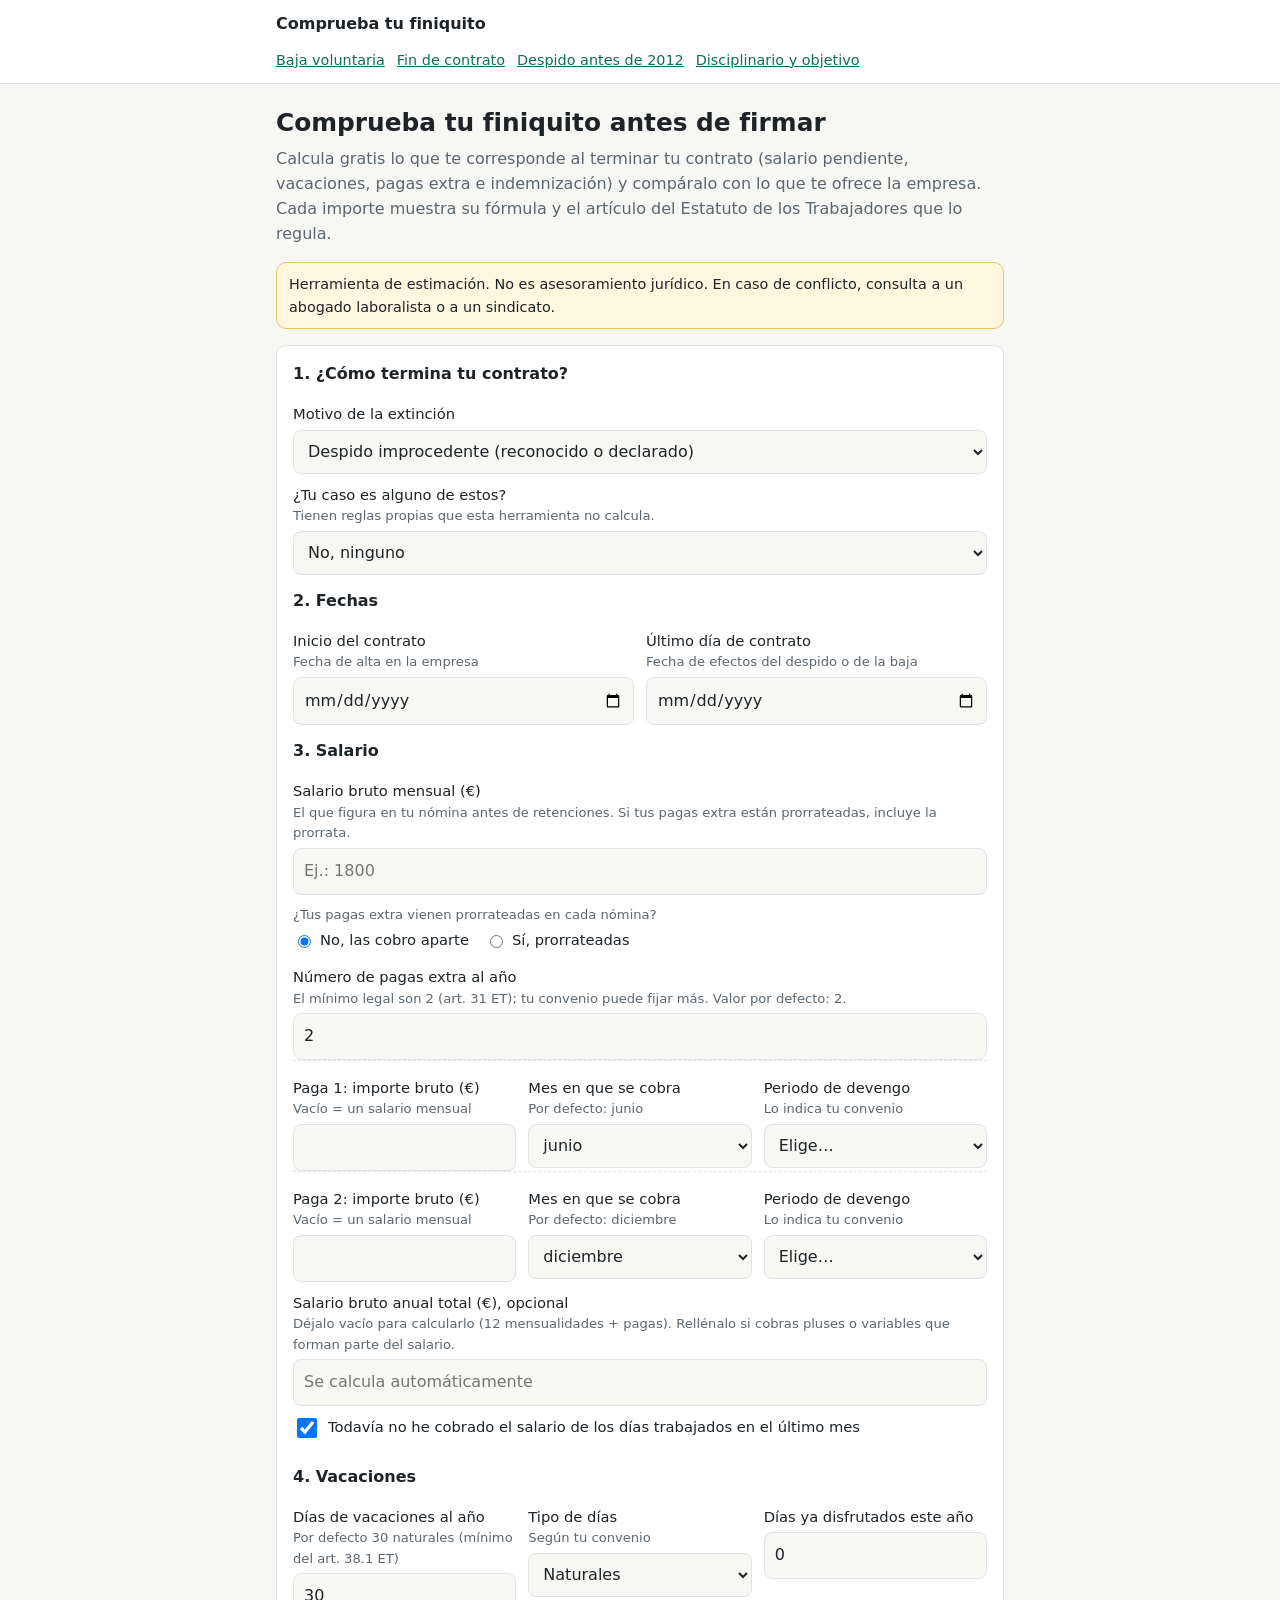
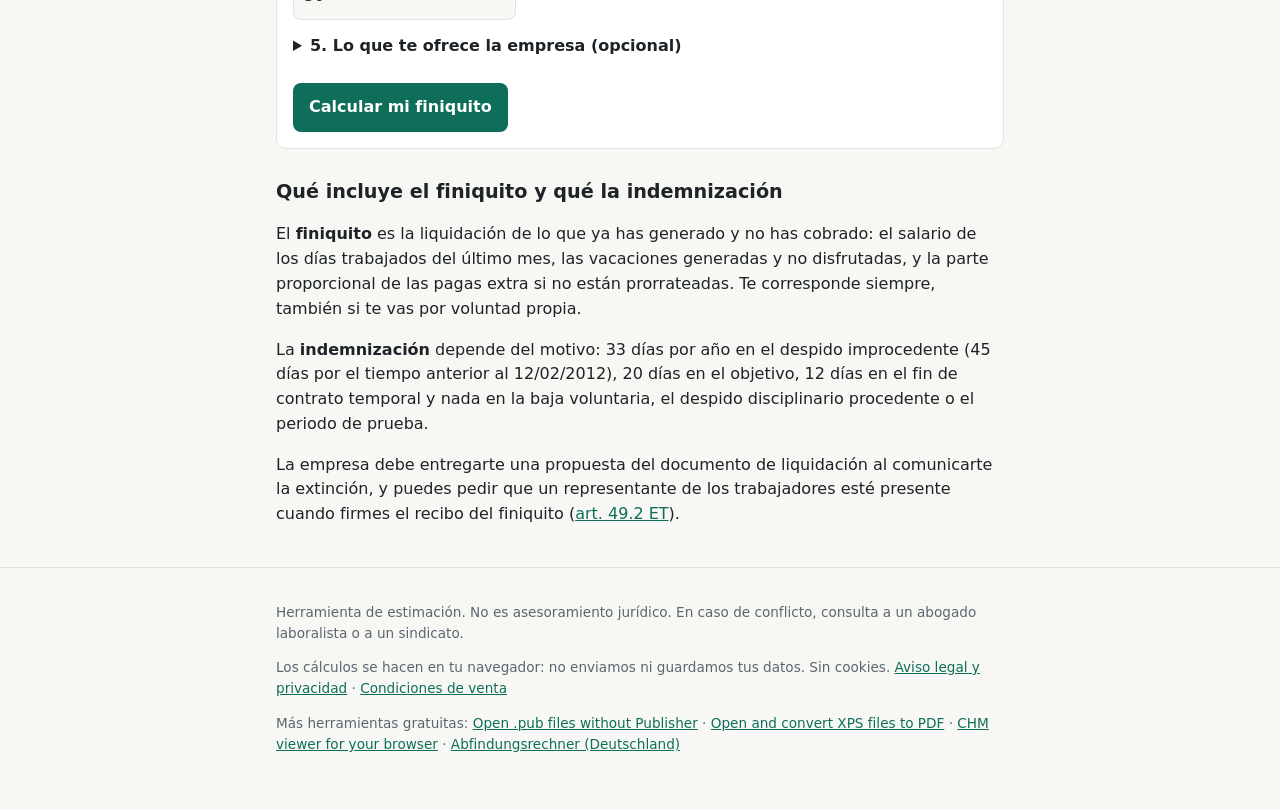
<file: index.html>
<!doctype html>
<html lang="es">
<head>
<meta charset="utf-8">
<meta name="viewport" content="width=device-width, initial-scale=1">
<title>Calcular y comprobar tu finiquito antes de firmar (España 2026)</title>
<meta name="description" content="Calculadora gratuita de finiquito e indemnización según el Estatuto de los Trabajadores: días del mes, vacaciones, pagas extra, despido improcedente con tramo anterior a 2012, objetivo y fin de contrato. Compara con lo que te ofrece la empresa.">
<link rel="canonical" href="https://ycmmm-hub.github.io/finiquito/">
<link rel="alternate" hreflang="es-ES" href="https://ycmmm-hub.github.io/finiquito/">
<link rel="icon" href="favicon.svg" type="image/svg+xml">
<link rel="stylesheet" href="css/style.css">
<script type="application/ld+json">
{
  "@context": "https://schema.org",
  "@type": "WebApplication",
  "name": "Comprueba tu finiquito",
  "url": "https://ycmmm-hub.github.io/finiquito/",
  "inLanguage": "es-ES",
  "applicationCategory": "FinanceApplication",
  "operatingSystem": "Cualquiera (navegador web)",
  "description": "Calculadora de finiquito e indemnización por despido o fin de contrato en España, con la fórmula y el artículo del Estatuto de los Trabajadores en cada línea.",
  "offers": [
    { "@type": "Offer", "price": "0", "priceCurrency": "EUR", "description": "Cálculo completo gratuito" },
    { "@type": "Offer", "price": "9", "priceCurrency": "EUR", "description": "Informe de liquidación en PDF" }
  ]
}
</script>
</head>
<body>
<header class="site"><div class="wrap">
  <a class="brand" href="./">Comprueba tu finiquito</a>
  <nav>
    <a href="calcular-finiquito-baja-voluntaria/">Baja voluntaria</a>
    <a href="calcular-finiquito-fin-de-contrato/">Fin de contrato</a>
    <a href="indemnizacion-despido-improcedente-antes-2012/">Despido antes de 2012</a>
    <a href="finiquito-despido-disciplinario-y-objetivo/">Disciplinario y objetivo</a>
  </nav>
</div></header>

<main class="wrap">
  <h1>Comprueba tu finiquito antes de firmar</h1>
  <p class="lead">Calcula gratis lo que te corresponde al terminar tu contrato (salario pendiente, vacaciones, pagas extra e indemnización) y compáralo con lo que te ofrece la empresa. Cada importe muestra su fórmula y el artículo del Estatuto de los Trabajadores que lo regula.</p>
  <p class="disclaimer" role="note">Herramienta de estimación. No es asesoramiento jurídico. En caso de conflicto, consulta a un abogado laboralista o a un sindicato.</p>

  <form id="calc" class="card" novalidate>
    <fieldset>
      <legend>1. ¿Cómo termina tu contrato?</legend>
      <label for="tipo">Motivo de la extinción</label>
      <select id="tipo" name="tipo" required>
        <option value="improcedente">Despido improcedente (reconocido o declarado)</option>
        <option value="objetivo">Despido objetivo o colectivo (ERE)</option>
        <option value="disciplinario_procedente">Despido disciplinario procedente</option>
        <option value="fin_temporal">Fin de contrato temporal</option>
        <option value="dimision">Baja voluntaria (dimisión)</option>
        <option value="periodo_prueba">No superar el periodo de prueba</option>
      </select>
      <div id="f-objetivo" class="hidden">
        <label for="preaviso">Días de preaviso que te dio la empresa <span class="hint">El mínimo legal son 15 días (art. 53.1.c ET). Si te dieron menos, te deben el salario de los días que faltan.</span></label>
        <input id="preaviso" name="preaviso_dias_dados" type="number" min="0" max="15" step="1" value="15" inputmode="numeric">
      </div>
      <div id="f-temporal" class="hidden">
        <label class="check"><input type="checkbox" id="formativo" name="temporal_formativo_o_sustitucion"> Es un contrato formativo (en prácticas o para la formación) o de sustitución <span class="hint">&nbsp;Estos contratos no tienen indemnización al terminar (art. 49.1.c ET).</span></label>
        <label for="preavisoTemp">Días de preaviso que te dio la empresa (opcional) <span class="hint">Solo cuenta si el contrato dura más de un año: la empresa debe avisarte con 15 días de antelación (art. 49.1.c ET). Escribe 0 si no te avisaron; déjalo vacío si no lo sabes.</span></label>
        <input id="preavisoTemp" name="preaviso_temporal" type="number" min="0" max="15" step="1" inputmode="numeric">
      </div>
      <label for="especial">¿Tu caso es alguno de estos? <span class="hint">Tienen reglas propias que esta herramienta no calcula.</span></label>
      <select id="especial" name="caso_especial">
        <option value="">No, ninguno</option>
        <option value="hogar">Empleada o empleado de hogar</option>
        <option value="fijo_discontinuo">Fijo discontinuo</option>
        <option value="alta_direccion">Alta dirección</option>
        <option value="nulidad">Despido nulo</option>
        <option value="tramitacion">Reclamo salarios de tramitación</option>
        <option value="ere_acuerdo">ERE con acuerdo superior al mínimo legal</option>
        <option value="incapacidad">Incapacidad permanente</option>
      </select>
    </fieldset>

    <fieldset>
      <legend>2. Fechas</legend>
      <div class="row two">
        <div><label for="inicio">Inicio del contrato <span class="hint">Fecha de alta en la empresa</span></label><input id="inicio" name="inicio" type="date" required min="1950-01-01" max="2100-12-31"></div>
        <div><label for="fin">Último día de contrato <span class="hint">Fecha de efectos del despido o de la baja</span></label><input id="fin" name="fin" type="date" required min="1950-01-01" max="2100-12-31"></div>
      </div>
    </fieldset>

    <fieldset>
      <legend>3. Salario</legend>
      <label for="mensual">Salario bruto mensual (€) <span class="hint">El que figura en tu nómina antes de retenciones. Si tus pagas extra están prorrateadas, incluye la prorrata.</span></label>
      <input id="mensual" name="salario_mensual" type="number" min="0" step="0.01" inputmode="decimal" required placeholder="Ej.: 1800">
      <span class="hint" style="margin-top:10px">¿Tus pagas extra vienen prorrateadas en cada nómina?</span>
      <div class="radios" role="radiogroup">
        <label><input type="radio" name="prorrateadas" value="no" checked> No, las cobro aparte</label>
        <label><input type="radio" name="prorrateadas" value="si"> Sí, prorrateadas</label>
      </div>
      <div id="f-pagas">
        <label for="numPagas">Número de pagas extra al año <span class="hint">El mínimo legal son 2 (art. 31 ET); tu convenio puede fijar más. Valor por defecto: 2.</span></label>
        <input id="numPagas" type="number" min="1" max="4" step="1" value="2" inputmode="numeric">
        <div id="pagas"></div>
      </div>
      <label for="anual">Salario bruto anual total (€), opcional <span class="hint">Déjalo vacío para calcularlo (12 mensualidades + pagas). Rellénalo si cobras pluses o variables que forman parte del salario.</span></label>
      <input id="anual" name="salario_anual" type="number" min="0" step="0.01" inputmode="decimal" placeholder="Se calcula automáticamente">
      <label class="check"><input type="checkbox" id="mesPendiente" checked> Todavía no he cobrado el salario de los días trabajados en el último mes</label>
    </fieldset>

    <fieldset>
      <legend>4. Vacaciones</legend>
      <div class="row three">
        <div><label for="vacDias">Días de vacaciones al año <span class="hint">Por defecto 30 naturales (mínimo del art. 38.1 ET)</span></label><input id="vacDias" type="number" min="0" max="60" step="1" value="30" inputmode="numeric"></div>
        <div><label for="vacUnidad">Tipo de días <span class="hint">Según tu convenio</span></label><select id="vacUnidad"><option value="naturales">Naturales</option><option value="laborables">Laborables</option></select></div>
        <div><label for="vacTomadas">Días ya disfrutados este año</label><input id="vacTomadas" type="number" min="0" step="0.5" value="0" inputmode="decimal"></div>
      </div>
    </fieldset>

    <details>
      <summary>5. Lo que te ofrece la empresa (opcional)</summary>
      <p class="hint">Copia los importes de la propuesta de finiquito que te han dado. Basta con el total; el desglose permite comparar línea a línea en el informe.</p>
      <label for="ofTotal">Importe total que te ofrecen (€)</label>
      <input id="ofTotal" type="number" min="0" step="0.01" inputmode="decimal">
      <div class="row two">
        <div><label for="ofDias">Salario de los días del mes</label><input id="ofDias" type="number" min="0" step="0.01" inputmode="decimal"></div>
        <div><label for="ofVac">Vacaciones no disfrutadas</label><input id="ofVac" type="number" min="0" step="0.01" inputmode="decimal"></div>
        <div><label for="ofPagas">Pagas extra (total)</label><input id="ofPagas" type="number" min="0" step="0.01" inputmode="decimal"></div>
        <div><label for="ofInd">Indemnización</label><input id="ofInd" type="number" min="0" step="0.01" inputmode="decimal"></div>
      </div>
    </details>

    <p id="formError" class="error" role="alert"></p>
    <button type="submit">Calcular mi finiquito</button>
  </form>

  <section id="resultado" class="hidden" aria-live="polite">
    <div class="card">
      <p class="disclaimer" role="note">Herramienta de estimación. No es asesoramiento jurídico. En caso de conflicto, consulta a un abogado laboralista o a un sindicato.</p>
      <div id="resBody"></div>
    </div>

    <div id="paywall" class="card paywall">
      <h2 style="margin-top:0">Informe de liquidación en PDF — <span id="price">9 €</span></h2>
      <p>El cálculo es gratis y completo. El informe te ayuda a <strong>revisar la propuesta de la empresa antes de firmar</strong>:</p>
      <ul>
        <li>comparación línea a línea con lo que te ofrecen y diferencias detectadas;</li>
        <li>fórmula, artículo y enlace al BOE de cada importe;</li>
        <li>plazos para reclamar (20 días hábiles para el despido, 1 año para cantidades);</li>
        <li>lista de comprobación «antes de firmar el finiquito».</li>
      </ul>
      <div id="pwLocked">
        <label class="check"><input type="checkbox" id="consent"> Pido recibir el código de activación de inmediato y acepto que, una vez entregado, pierdo el derecho de desistimiento sobre este contenido digital (art. 103.m TRLGDCU). He leído las <a href="condiciones.html" target="_blank" rel="noopener">condiciones de venta</a>.</label>
        <p><button id="buyBtn" type="button">Comprar el informe</button> <span id="buyNote" class="sub"></span></p>
        <p class="sub">Pago único de 9 € con Stripe. Si la herramienta no te funciona, te devolvemos el importe en un plazo de 30 días (<a href="condiciones.html">condiciones de venta</a>).</p>
        <label for="code">¿Ya tienes un código de activación?</label>
        <div class="inline"><input id="code" type="text" autocomplete="off" autocapitalize="characters" placeholder="FINI-XXXX-XXXX"><button id="activateBtn" class="secondary" type="button">Activar</button></div>
        <p id="codeMsg" role="status"></p>
      </div>
      <div id="pwUnlocked" class="hidden">
        <p>Informe desbloqueado en este navegador.</p>
        <button id="pdfBtn" type="button">Descargar el informe (PDF)</button>
        <p class="sub">Se abre el diálogo de impresión: elige «Guardar como PDF».</p>
      </div>
    </div>
  </section>

  <section>
    <h2>Qué incluye el finiquito y qué la indemnización</h2>
    <p>El <strong>finiquito</strong> es la liquidación de lo que ya has generado y no has cobrado: el salario de los días trabajados del último mes, las vacaciones generadas y no disfrutadas, y la parte proporcional de las pagas extra si no están prorrateadas. Te corresponde siempre, también si te vas por voluntad propia.</p>
    <p>La <strong>indemnización</strong> depende del motivo: 33 días por año en el despido improcedente (45 días por el tiempo anterior al 12/02/2012), 20 días en el objetivo, 12 días en el fin de contrato temporal y nada en la baja voluntaria, el despido disciplinario procedente o el periodo de prueba.</p>
    <p>La empresa debe entregarte una propuesta del documento de liquidación al comunicarte la extinción, y puedes pedir que un representante de los trabajadores esté presente cuando firmes el recibo del finiquito (<a href="https://www.boe.es/buscar/act.php?id=BOE-A-2015-11430#a49" rel="noopener">art. 49.2 ET</a>).</p>
  </section>
</main>

<footer class="site"><div class="wrap">
  <p>Herramienta de estimación. No es asesoramiento jurídico. En caso de conflicto, consulta a un abogado laboralista o a un sindicato.</p>
  <p>Los cálculos se hacen en tu navegador: no enviamos ni guardamos tus datos. Sin cookies. <a href="aviso-legal.html">Aviso legal y privacidad</a> · <a href="condiciones.html">Condiciones de venta</a></p>
  <p class="more-tools">Más herramientas gratuitas: <a href="https://ycmmm-hub.github.io/pubrescue/">Open .pub files without Publisher</a> · <a href="https://ycmmm-hub.github.io/xpsrescue/">Open and convert XPS files to PDF</a> · <a href="https://ycmmm-hub.github.io/chmrescue/">CHM viewer for your browser</a> · <a href="https://ycmmm-hub.github.io/abfindung/">Abfindungsrechner (Deutschland)</a></p>
</div></footer>

<div id="informe" aria-hidden="true"></div>
<script type="module" src="js/app.js"></script>
</body>
</html>
</file>
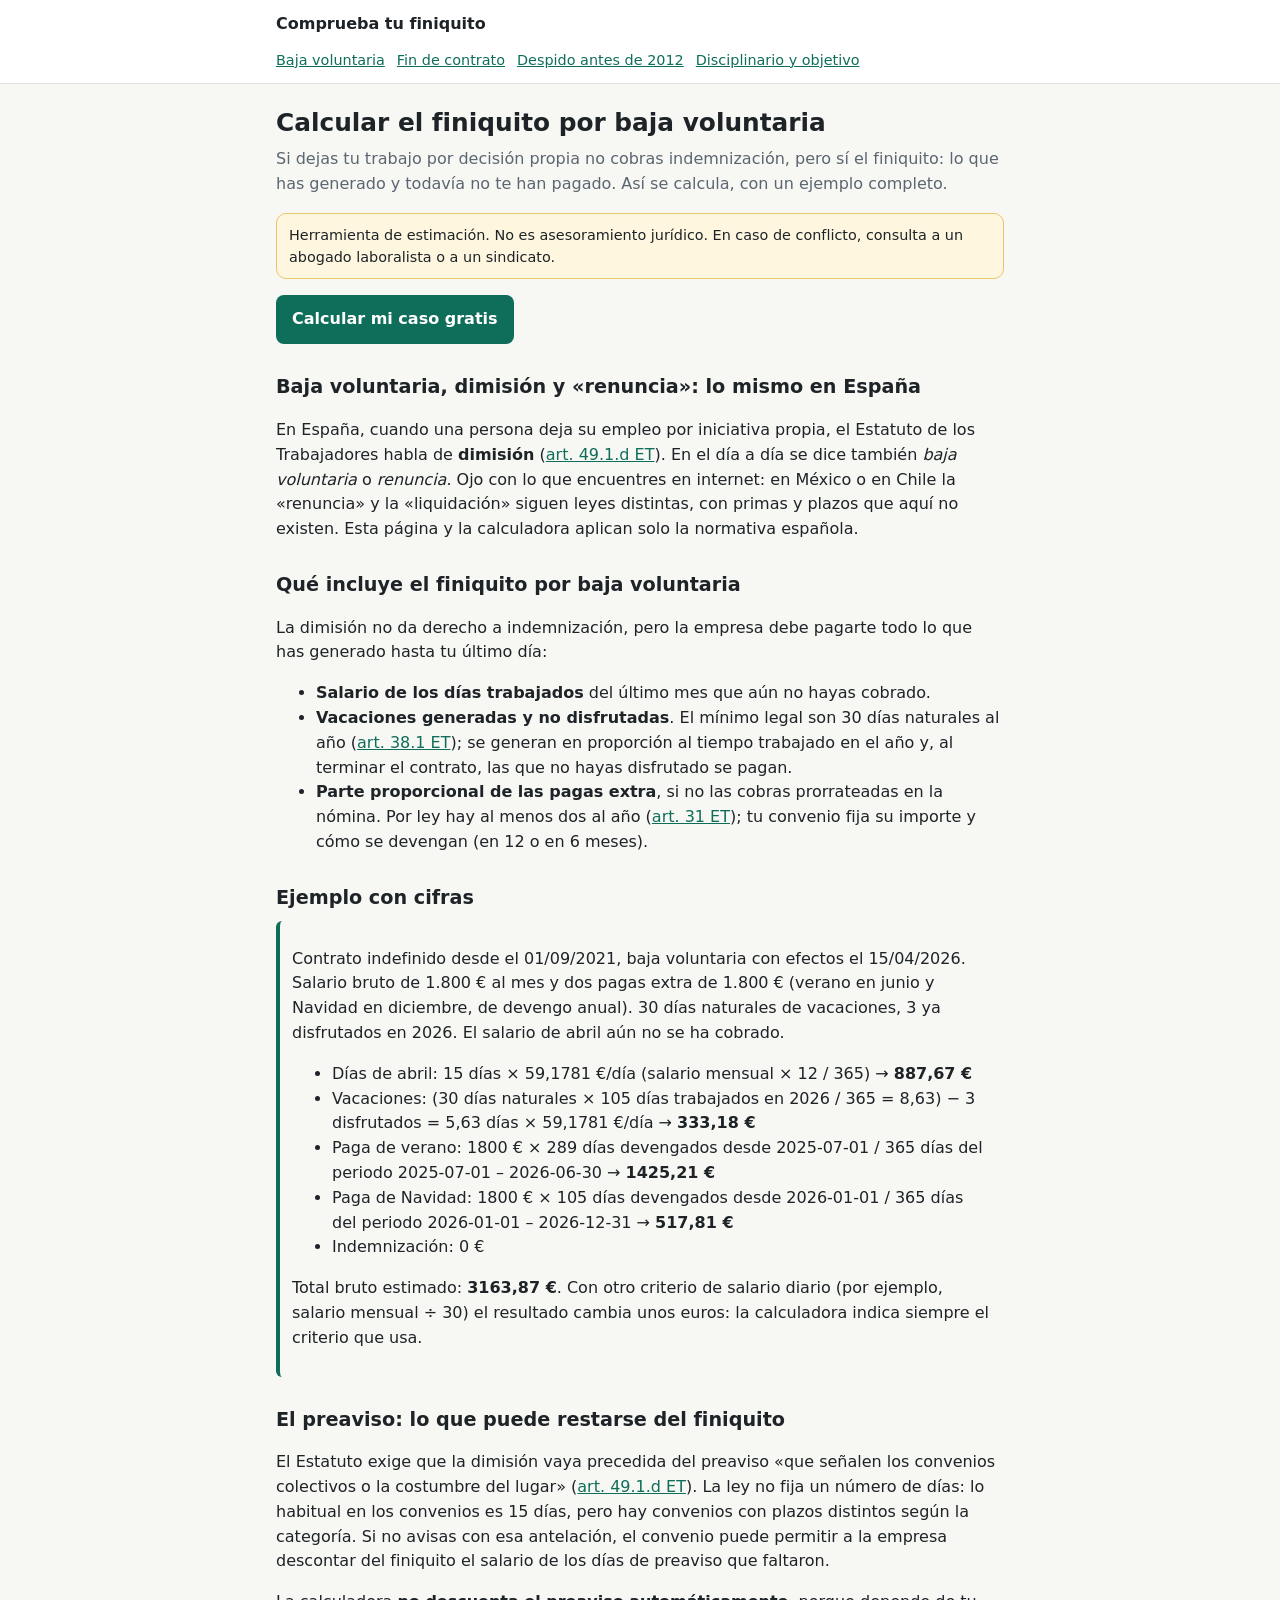
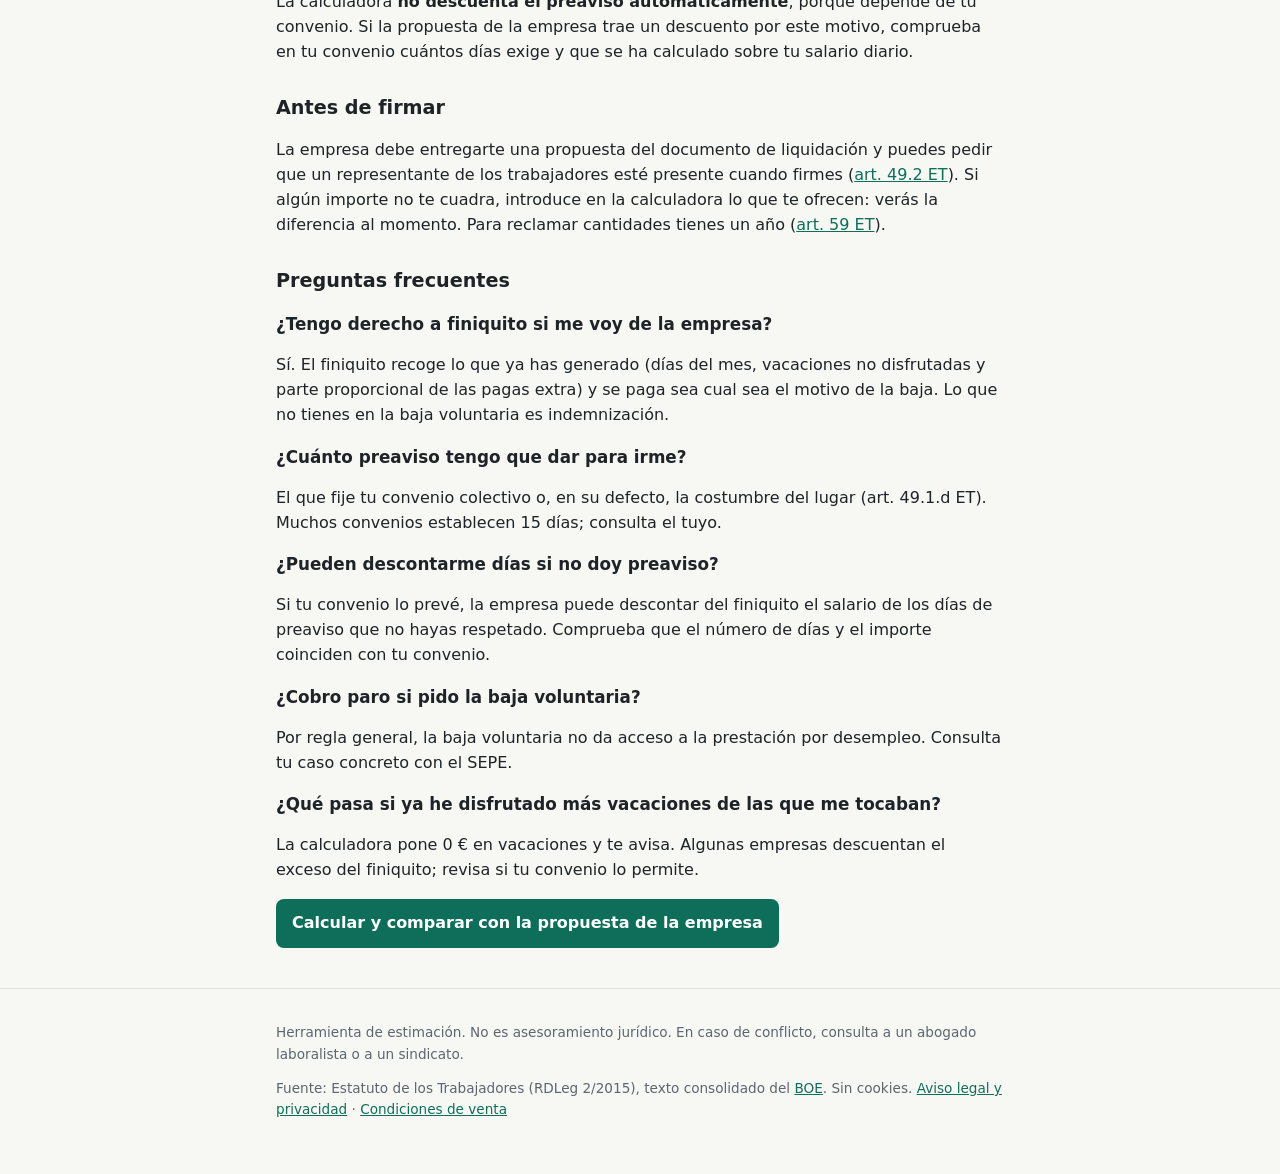
<file: calcular-finiquito-baja-voluntaria/index.html>
<!doctype html>
<html lang="es">
<head>
<meta charset="utf-8">
<meta name="viewport" content="width=device-width, initial-scale=1">
<title>Calcular el finiquito por baja voluntaria en España (2026)</title>
<meta name="description" content="Qué cobras si dejas la empresa por voluntad propia: días del mes, vacaciones y pagas extra. Ejemplo con cifras, preaviso y calculadora gratuita.">
<link rel="canonical" href="https://ycmmm-hub.github.io/finiquito/calcular-finiquito-baja-voluntaria/">
<link rel="alternate" hreflang="es-ES" href="https://ycmmm-hub.github.io/finiquito/calcular-finiquito-baja-voluntaria/">
<link rel="icon" href="../favicon.svg" type="image/svg+xml">
<link rel="stylesheet" href="../css/style.css">
<script type="application/ld+json">
{
  "@context": "https://schema.org",
  "@type": "FAQPage",
  "mainEntity": [
    {
      "@type": "Question",
      "name": "¿Tengo derecho a finiquito si me voy de la empresa?",
      "acceptedAnswer": {
        "@type": "Answer",
        "text": "Sí. El finiquito recoge lo que ya has generado (días del mes, vacaciones no disfrutadas y parte proporcional de las pagas extra) y se paga sea cual sea el motivo de la baja. Lo que no tienes en la baja voluntaria es indemnización."
      }
    },
    {
      "@type": "Question",
      "name": "¿Cuánto preaviso tengo que dar para irme?",
      "acceptedAnswer": {
        "@type": "Answer",
        "text": "El que fije tu convenio colectivo o, en su defecto, la costumbre del lugar (art. 49.1.d ET). Muchos convenios establecen 15 días; consulta el tuyo."
      }
    },
    {
      "@type": "Question",
      "name": "¿Pueden descontarme días si no doy preaviso?",
      "acceptedAnswer": {
        "@type": "Answer",
        "text": "Si tu convenio lo prevé, la empresa puede descontar del finiquito el salario de los días de preaviso que no hayas respetado. Comprueba que el número de días y el importe coinciden con tu convenio."
      }
    },
    {
      "@type": "Question",
      "name": "¿Cobro paro si pido la baja voluntaria?",
      "acceptedAnswer": {
        "@type": "Answer",
        "text": "Por regla general, la baja voluntaria no da acceso a la prestación por desempleo. Consulta tu caso concreto con el SEPE."
      }
    },
    {
      "@type": "Question",
      "name": "¿Qué pasa si ya he disfrutado más vacaciones de las que me tocaban?",
      "acceptedAnswer": {
        "@type": "Answer",
        "text": "La calculadora pone 0 € en vacaciones y te avisa. Algunas empresas descuentan el exceso del finiquito; revisa si tu convenio lo permite."
      }
    }
  ]
}
</script>
</head>
<body>
<header class="site"><div class="wrap">
  <a class="brand" href="../">Comprueba tu finiquito</a>
  <nav>
    <a href="../calcular-finiquito-baja-voluntaria/">Baja voluntaria</a>
    <a href="../calcular-finiquito-fin-de-contrato/">Fin de contrato</a>
    <a href="../indemnizacion-despido-improcedente-antes-2012/">Despido antes de 2012</a>
    <a href="../finiquito-despido-disciplinario-y-objetivo/">Disciplinario y objetivo</a>
  </nav>
</div></header>
<main class="wrap">
  <h1>Calcular el finiquito por baja voluntaria</h1>
  <p class="lead">Si dejas tu trabajo por decisión propia no cobras indemnización, pero sí el finiquito: lo que has generado y todavía no te han pagado. Así se calcula, con un ejemplo completo.</p>
  <p class="disclaimer" role="note">Herramienta de estimación. No es asesoramiento jurídico. En caso de conflicto, consulta a un abogado laboralista o a un sindicato.</p>
  <p><a class="btn" href="../?tipo=dimision#calc">Calcular mi caso gratis</a></p>

  <h2>Baja voluntaria, dimisión y «renuncia»: lo mismo en España</h2>
  <p>En España, cuando una persona deja su empleo por iniciativa propia, el Estatuto de los Trabajadores habla de <strong>dimisión</strong> (<a href="https://www.boe.es/buscar/act.php?id=BOE-A-2015-11430#a49" rel="noopener">art. 49.1.d ET</a>). En el día a día se dice también <em>baja voluntaria</em> o <em>renuncia</em>. Ojo con lo que encuentres en internet: en México o en Chile la «renuncia» y la «liquidación» siguen leyes distintas, con primas y plazos que aquí no existen. Esta página y la calculadora aplican solo la normativa española.</p>

  <h2>Qué incluye el finiquito por baja voluntaria</h2>
  <p>La dimisión no da derecho a indemnización, pero la empresa debe pagarte todo lo que has generado hasta tu último día:</p>
  <ul>
    <li><strong>Salario de los días trabajados</strong> del último mes que aún no hayas cobrado.</li>
    <li><strong>Vacaciones generadas y no disfrutadas</strong>. El mínimo legal son 30 días naturales al año (<a href="https://www.boe.es/buscar/act.php?id=BOE-A-2015-11430#a38" rel="noopener">art. 38.1 ET</a>); se generan en proporción al tiempo trabajado en el año y, al terminar el contrato, las que no hayas disfrutado se pagan.</li>
    <li><strong>Parte proporcional de las pagas extra</strong>, si no las cobras prorrateadas en la nómina. Por ley hay al menos dos al año (<a href="https://www.boe.es/buscar/act.php?id=BOE-A-2015-11430#a31" rel="noopener">art. 31 ET</a>); tu convenio fija su importe y cómo se devengan (en 12 o en 6 meses).</li>
  </ul>

  <h2>Ejemplo con cifras</h2>
  <div class="example">
    <p>Contrato indefinido desde el 01/09/2021, baja voluntaria con efectos el 15/04/2026. Salario bruto de 1.800 € al mes y dos pagas extra de 1.800 € (verano en junio y Navidad en diciembre, de devengo anual). 30 días naturales de vacaciones, 3 ya disfrutados en 2026. El salario de abril aún no se ha cobrado.</p>
    <ul>
      <li>Días de abril: 15 días × 59,1781 €/día (salario mensual × 12 / 365) → <strong>887,67 €</strong></li>
      <li>Vacaciones: (30 días naturales × 105 días trabajados en 2026 / 365 = 8,63) − 3 disfrutados = 5,63 días × 59,1781 €/día → <strong>333,18 €</strong></li>
      <li>Paga de verano: 1800 € × 289 días devengados desde 2025-07-01 / 365 días del periodo 2025-07-01 – 2026-06-30 → <strong>1425,21 €</strong></li>
      <li>Paga de Navidad: 1800 € × 105 días devengados desde 2026-01-01 / 365 días del periodo 2026-01-01 – 2026-12-31 → <strong>517,81 €</strong></li>
      <li>Indemnización: 0 €</li>
    </ul>
    <p>Total bruto estimado: <strong>3163,87 €</strong>. Con otro criterio de salario diario (por ejemplo, salario mensual ÷ 30) el resultado cambia unos euros: la calculadora indica siempre el criterio que usa.</p>
  </div>

  <h2>El preaviso: lo que puede restarse del finiquito</h2>
  <p>El Estatuto exige que la dimisión vaya precedida del preaviso «que señalen los convenios colectivos o la costumbre del lugar» (<a href="https://www.boe.es/buscar/act.php?id=BOE-A-2015-11430#a49" rel="noopener">art. 49.1.d ET</a>). La ley no fija un número de días: lo habitual en los convenios es 15 días, pero hay convenios con plazos distintos según la categoría. Si no avisas con esa antelación, el convenio puede permitir a la empresa descontar del finiquito el salario de los días de preaviso que faltaron.</p>
  <p>La calculadora <strong>no descuenta el preaviso automáticamente</strong>, porque depende de tu convenio. Si la propuesta de la empresa trae un descuento por este motivo, comprueba en tu convenio cuántos días exige y que se ha calculado sobre tu salario diario.</p>

  <h2>Antes de firmar</h2>
  <p>La empresa debe entregarte una propuesta del documento de liquidación y puedes pedir que un representante de los trabajadores esté presente cuando firmes (<a href="https://www.boe.es/buscar/act.php?id=BOE-A-2015-11430#a49" rel="noopener">art. 49.2 ET</a>). Si algún importe no te cuadra, introduce en la calculadora lo que te ofrecen: verás la diferencia al momento. Para reclamar cantidades tienes un año (<a href="https://www.boe.es/buscar/act.php?id=BOE-A-2015-11430#a59" rel="noopener">art. 59 ET</a>).</p>
  <section class="faq">
    <h2>Preguntas frecuentes</h2>
    <h3>¿Tengo derecho a finiquito si me voy de la empresa?</h3>
    <p>Sí. El finiquito recoge lo que ya has generado (días del mes, vacaciones no disfrutadas y parte proporcional de las pagas extra) y se paga sea cual sea el motivo de la baja. Lo que no tienes en la baja voluntaria es indemnización.</p>
    <h3>¿Cuánto preaviso tengo que dar para irme?</h3>
    <p>El que fije tu convenio colectivo o, en su defecto, la costumbre del lugar (art. 49.1.d ET). Muchos convenios establecen 15 días; consulta el tuyo.</p>
    <h3>¿Pueden descontarme días si no doy preaviso?</h3>
    <p>Si tu convenio lo prevé, la empresa puede descontar del finiquito el salario de los días de preaviso que no hayas respetado. Comprueba que el número de días y el importe coinciden con tu convenio.</p>
    <h3>¿Cobro paro si pido la baja voluntaria?</h3>
    <p>Por regla general, la baja voluntaria no da acceso a la prestación por desempleo. Consulta tu caso concreto con el SEPE.</p>
    <h3>¿Qué pasa si ya he disfrutado más vacaciones de las que me tocaban?</h3>
    <p>La calculadora pone 0 € en vacaciones y te avisa. Algunas empresas descuentan el exceso del finiquito; revisa si tu convenio lo permite.</p>
  </section>
  <p><a class="btn" href="../?tipo=dimision#calc">Calcular y comparar con la propuesta de la empresa</a></p>
</main>
<footer class="site"><div class="wrap">
  <p>Herramienta de estimación. No es asesoramiento jurídico. En caso de conflicto, consulta a un abogado laboralista o a un sindicato.</p>
  <p>Fuente: Estatuto de los Trabajadores (RDLeg 2/2015), texto consolidado del <a href="https://www.boe.es/buscar/act.php?id=BOE-A-2015-11430" rel="noopener">BOE</a>. Sin cookies. <a href="../aviso-legal.html">Aviso legal y privacidad</a> · <a href="../condiciones.html">Condiciones de venta</a></p>
</div></footer>
<script type="module" src="../js/track.js"></script>
</body>
</html>
</file>
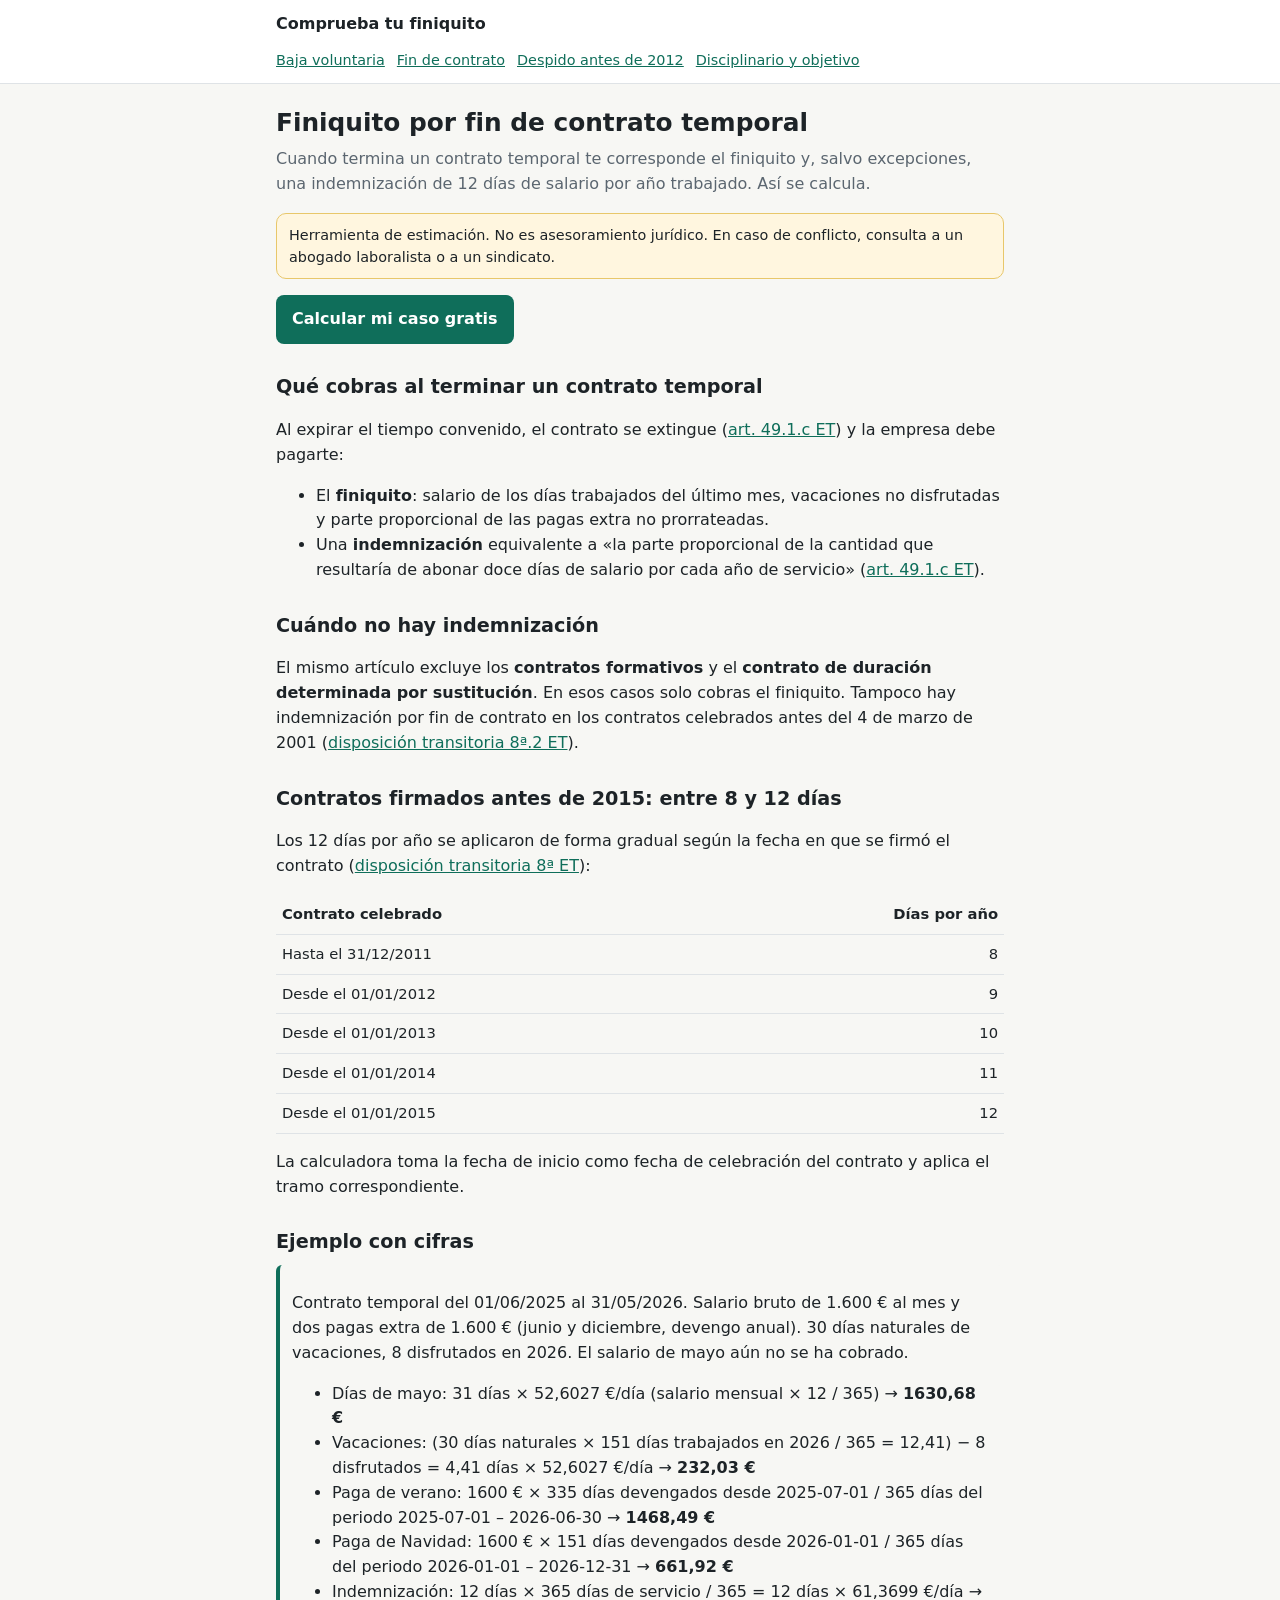
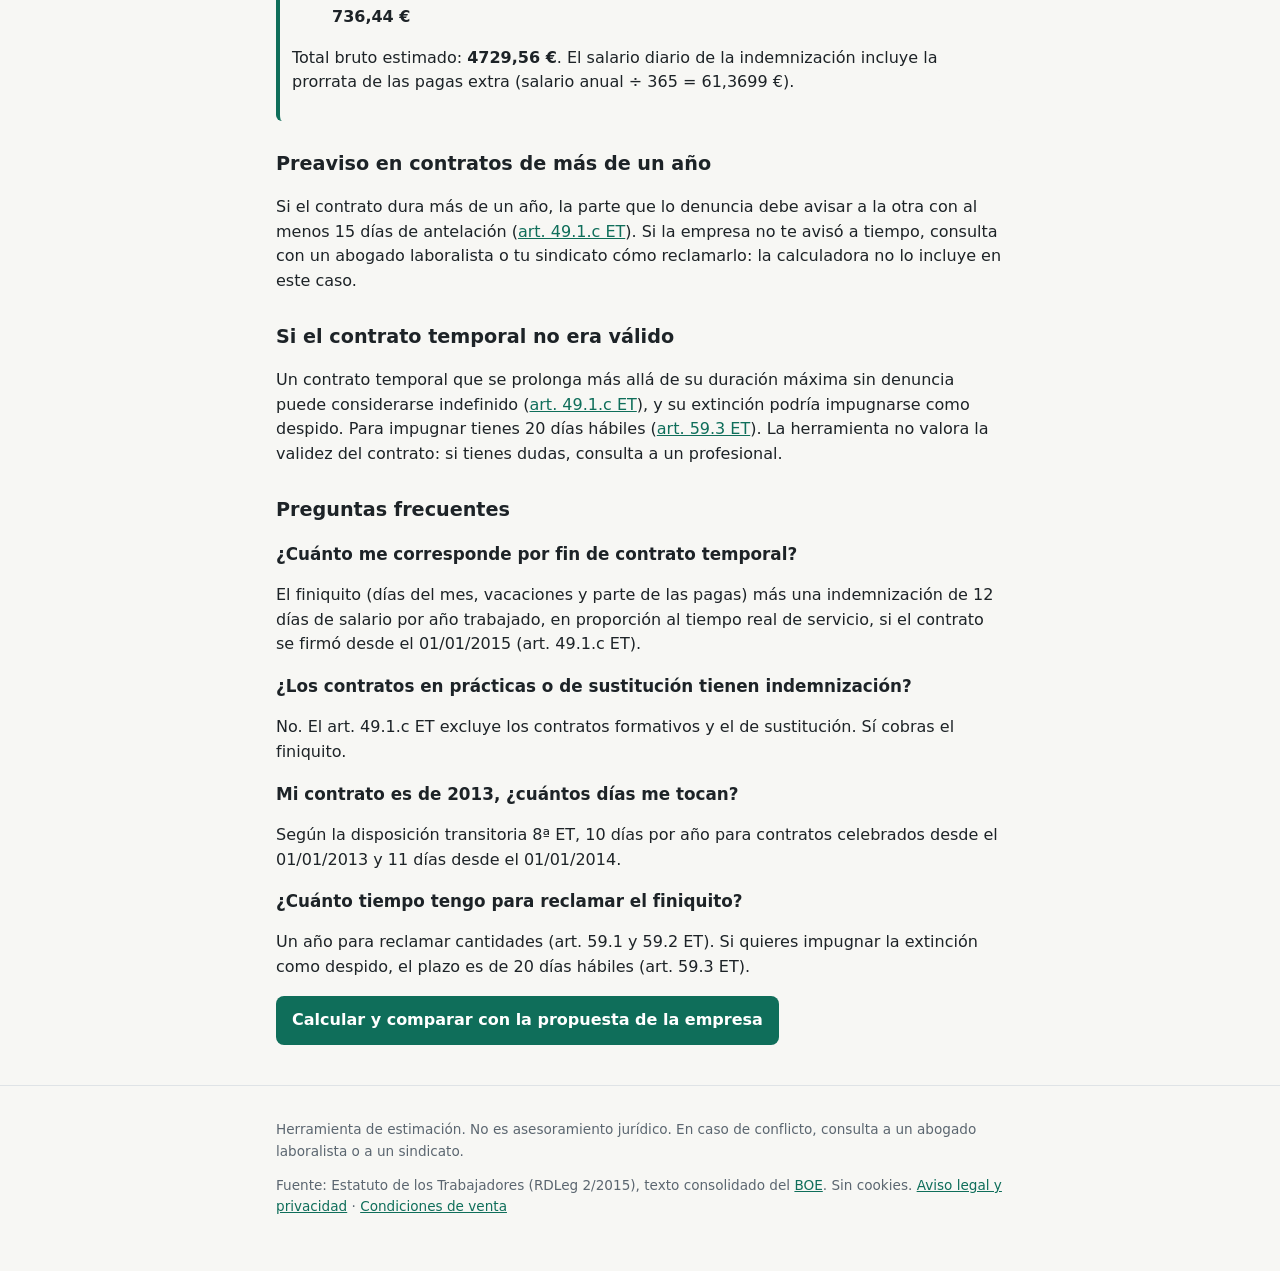
<file: calcular-finiquito-fin-de-contrato/index.html>
<!doctype html>
<html lang="es">
<head>
<meta charset="utf-8">
<meta name="viewport" content="width=device-width, initial-scale=1">
<title>Calcular el finiquito por fin de contrato temporal (12 días por año)</title>
<meta name="description" content="Finiquito e indemnización al terminar un contrato temporal en España: 12 días por año, contratos anteriores a 2015, excepciones y ejemplo con cifras.">
<link rel="canonical" href="https://ycmmm-hub.github.io/finiquito/calcular-finiquito-fin-de-contrato/">
<link rel="alternate" hreflang="es-ES" href="https://ycmmm-hub.github.io/finiquito/calcular-finiquito-fin-de-contrato/">
<link rel="icon" href="../favicon.svg" type="image/svg+xml">
<link rel="stylesheet" href="../css/style.css">
<script type="application/ld+json">
{
  "@context": "https://schema.org",
  "@type": "FAQPage",
  "mainEntity": [
    {
      "@type": "Question",
      "name": "¿Cuánto me corresponde por fin de contrato temporal?",
      "acceptedAnswer": {
        "@type": "Answer",
        "text": "El finiquito (días del mes, vacaciones y parte de las pagas) más una indemnización de 12 días de salario por año trabajado, en proporción al tiempo real de servicio, si el contrato se firmó desde el 01/01/2015 (art. 49.1.c ET)."
      }
    },
    {
      "@type": "Question",
      "name": "¿Los contratos en prácticas o de sustitución tienen indemnización?",
      "acceptedAnswer": {
        "@type": "Answer",
        "text": "No. El art. 49.1.c ET excluye los contratos formativos y el de sustitución. Sí cobras el finiquito."
      }
    },
    {
      "@type": "Question",
      "name": "Mi contrato es de 2013, ¿cuántos días me tocan?",
      "acceptedAnswer": {
        "@type": "Answer",
        "text": "Según la disposición transitoria 8ª ET, 10 días por año para contratos celebrados desde el 01/01/2013 y 11 días desde el 01/01/2014."
      }
    },
    {
      "@type": "Question",
      "name": "¿Cuánto tiempo tengo para reclamar el finiquito?",
      "acceptedAnswer": {
        "@type": "Answer",
        "text": "Un año para reclamar cantidades (art. 59.1 y 59.2 ET). Si quieres impugnar la extinción como despido, el plazo es de 20 días hábiles (art. 59.3 ET)."
      }
    }
  ]
}
</script>
</head>
<body>
<header class="site"><div class="wrap">
  <a class="brand" href="../">Comprueba tu finiquito</a>
  <nav>
    <a href="../calcular-finiquito-baja-voluntaria/">Baja voluntaria</a>
    <a href="../calcular-finiquito-fin-de-contrato/">Fin de contrato</a>
    <a href="../indemnizacion-despido-improcedente-antes-2012/">Despido antes de 2012</a>
    <a href="../finiquito-despido-disciplinario-y-objetivo/">Disciplinario y objetivo</a>
  </nav>
</div></header>
<main class="wrap">
  <h1>Finiquito por fin de contrato temporal</h1>
  <p class="lead">Cuando termina un contrato temporal te corresponde el finiquito y, salvo excepciones, una indemnización de 12 días de salario por año trabajado. Así se calcula.</p>
  <p class="disclaimer" role="note">Herramienta de estimación. No es asesoramiento jurídico. En caso de conflicto, consulta a un abogado laboralista o a un sindicato.</p>
  <p><a class="btn" href="../?tipo=fin_temporal#calc">Calcular mi caso gratis</a></p>

  <h2>Qué cobras al terminar un contrato temporal</h2>
  <p>Al expirar el tiempo convenido, el contrato se extingue (<a href="https://www.boe.es/buscar/act.php?id=BOE-A-2015-11430#a49" rel="noopener">art. 49.1.c ET</a>) y la empresa debe pagarte:</p>
  <ul>
    <li>El <strong>finiquito</strong>: salario de los días trabajados del último mes, vacaciones no disfrutadas y parte proporcional de las pagas extra no prorrateadas.</li>
    <li>Una <strong>indemnización</strong> equivalente a «la parte proporcional de la cantidad que resultaría de abonar doce días de salario por cada año de servicio» (<a href="https://www.boe.es/buscar/act.php?id=BOE-A-2015-11430#a49" rel="noopener">art. 49.1.c ET</a>).</li>
  </ul>

  <h2>Cuándo no hay indemnización</h2>
  <p>El mismo artículo excluye los <strong>contratos formativos</strong> y el <strong>contrato de duración determinada por sustitución</strong>. En esos casos solo cobras el finiquito. Tampoco hay indemnización por fin de contrato en los contratos celebrados antes del 4 de marzo de 2001 (<a href="https://www.boe.es/buscar/act.php?id=BOE-A-2015-11430#dtoctava" rel="noopener">disposición transitoria 8ª.2 ET</a>).</p>

  <h2>Contratos firmados antes de 2015: entre 8 y 12 días</h2>
  <p>Los 12 días por año se aplicaron de forma gradual según la fecha en que se firmó el contrato (<a href="https://www.boe.es/buscar/act.php?id=BOE-A-2015-11430#dtoctava" rel="noopener">disposición transitoria 8ª ET</a>):</p>
  <div class="table-scroll"><table class="res">
    <thead><tr><th>Contrato celebrado</th><th class="num">Días por año</th></tr></thead>
    <tbody>
      <tr><td>Hasta el 31/12/2011</td><td class="num">8</td></tr>
      <tr><td>Desde el 01/01/2012</td><td class="num">9</td></tr>
      <tr><td>Desde el 01/01/2013</td><td class="num">10</td></tr>
      <tr><td>Desde el 01/01/2014</td><td class="num">11</td></tr>
      <tr><td>Desde el 01/01/2015</td><td class="num">12</td></tr>
    </tbody>
  </table></div>
  <p>La calculadora toma la fecha de inicio como fecha de celebración del contrato y aplica el tramo correspondiente.</p>

  <h2>Ejemplo con cifras</h2>
  <div class="example">
    <p>Contrato temporal del 01/06/2025 al 31/05/2026. Salario bruto de 1.600 € al mes y dos pagas extra de 1.600 € (junio y diciembre, devengo anual). 30 días naturales de vacaciones, 8 disfrutados en 2026. El salario de mayo aún no se ha cobrado.</p>
    <ul>
      <li>Días de mayo: 31 días × 52,6027 €/día (salario mensual × 12 / 365) → <strong>1630,68 €</strong></li>
      <li>Vacaciones: (30 días naturales × 151 días trabajados en 2026 / 365 = 12,41) − 8 disfrutados = 4,41 días × 52,6027 €/día → <strong>232,03 €</strong></li>
      <li>Paga de verano: 1600 € × 335 días devengados desde 2025-07-01 / 365 días del periodo 2025-07-01 – 2026-06-30 → <strong>1468,49 €</strong></li>
      <li>Paga de Navidad: 1600 € × 151 días devengados desde 2026-01-01 / 365 días del periodo 2026-01-01 – 2026-12-31 → <strong>661,92 €</strong></li>
      <li>Indemnización: 12 días × 365 días de servicio / 365 = 12 días × 61,3699 €/día → <strong>736,44 €</strong></li>
    </ul>
    <p>Total bruto estimado: <strong>4729,56 €</strong>. El salario diario de la indemnización incluye la prorrata de las pagas extra (salario anual ÷ 365 = 61,3699 €).</p>
  </div>

  <h2>Preaviso en contratos de más de un año</h2>
  <p>Si el contrato dura más de un año, la parte que lo denuncia debe avisar a la otra con al menos 15 días de antelación (<a href="https://www.boe.es/buscar/act.php?id=BOE-A-2015-11430#a49" rel="noopener">art. 49.1.c ET</a>). Si la empresa no te avisó a tiempo, consulta con un abogado laboralista o tu sindicato cómo reclamarlo: la calculadora no lo incluye en este caso.</p>

  <h2>Si el contrato temporal no era válido</h2>
  <p>Un contrato temporal que se prolonga más allá de su duración máxima sin denuncia puede considerarse indefinido (<a href="https://www.boe.es/buscar/act.php?id=BOE-A-2015-11430#a49" rel="noopener">art. 49.1.c ET</a>), y su extinción podría impugnarse como despido. Para impugnar tienes 20 días hábiles (<a href="https://www.boe.es/buscar/act.php?id=BOE-A-2015-11430#a59" rel="noopener">art. 59.3 ET</a>). La herramienta no valora la validez del contrato: si tienes dudas, consulta a un profesional.</p>
  <section class="faq">
    <h2>Preguntas frecuentes</h2>
    <h3>¿Cuánto me corresponde por fin de contrato temporal?</h3>
    <p>El finiquito (días del mes, vacaciones y parte de las pagas) más una indemnización de 12 días de salario por año trabajado, en proporción al tiempo real de servicio, si el contrato se firmó desde el 01/01/2015 (art. 49.1.c ET).</p>
    <h3>¿Los contratos en prácticas o de sustitución tienen indemnización?</h3>
    <p>No. El art. 49.1.c ET excluye los contratos formativos y el de sustitución. Sí cobras el finiquito.</p>
    <h3>Mi contrato es de 2013, ¿cuántos días me tocan?</h3>
    <p>Según la disposición transitoria 8ª ET, 10 días por año para contratos celebrados desde el 01/01/2013 y 11 días desde el 01/01/2014.</p>
    <h3>¿Cuánto tiempo tengo para reclamar el finiquito?</h3>
    <p>Un año para reclamar cantidades (art. 59.1 y 59.2 ET). Si quieres impugnar la extinción como despido, el plazo es de 20 días hábiles (art. 59.3 ET).</p>
  </section>
  <p><a class="btn" href="../?tipo=fin_temporal#calc">Calcular y comparar con la propuesta de la empresa</a></p>
</main>
<footer class="site"><div class="wrap">
  <p>Herramienta de estimación. No es asesoramiento jurídico. En caso de conflicto, consulta a un abogado laboralista o a un sindicato.</p>
  <p>Fuente: Estatuto de los Trabajadores (RDLeg 2/2015), texto consolidado del <a href="https://www.boe.es/buscar/act.php?id=BOE-A-2015-11430" rel="noopener">BOE</a>. Sin cookies. <a href="../aviso-legal.html">Aviso legal y privacidad</a> · <a href="../condiciones.html">Condiciones de venta</a></p>
</div></footer>
<script type="module" src="../js/track.js"></script>
</body>
</html>
</file>
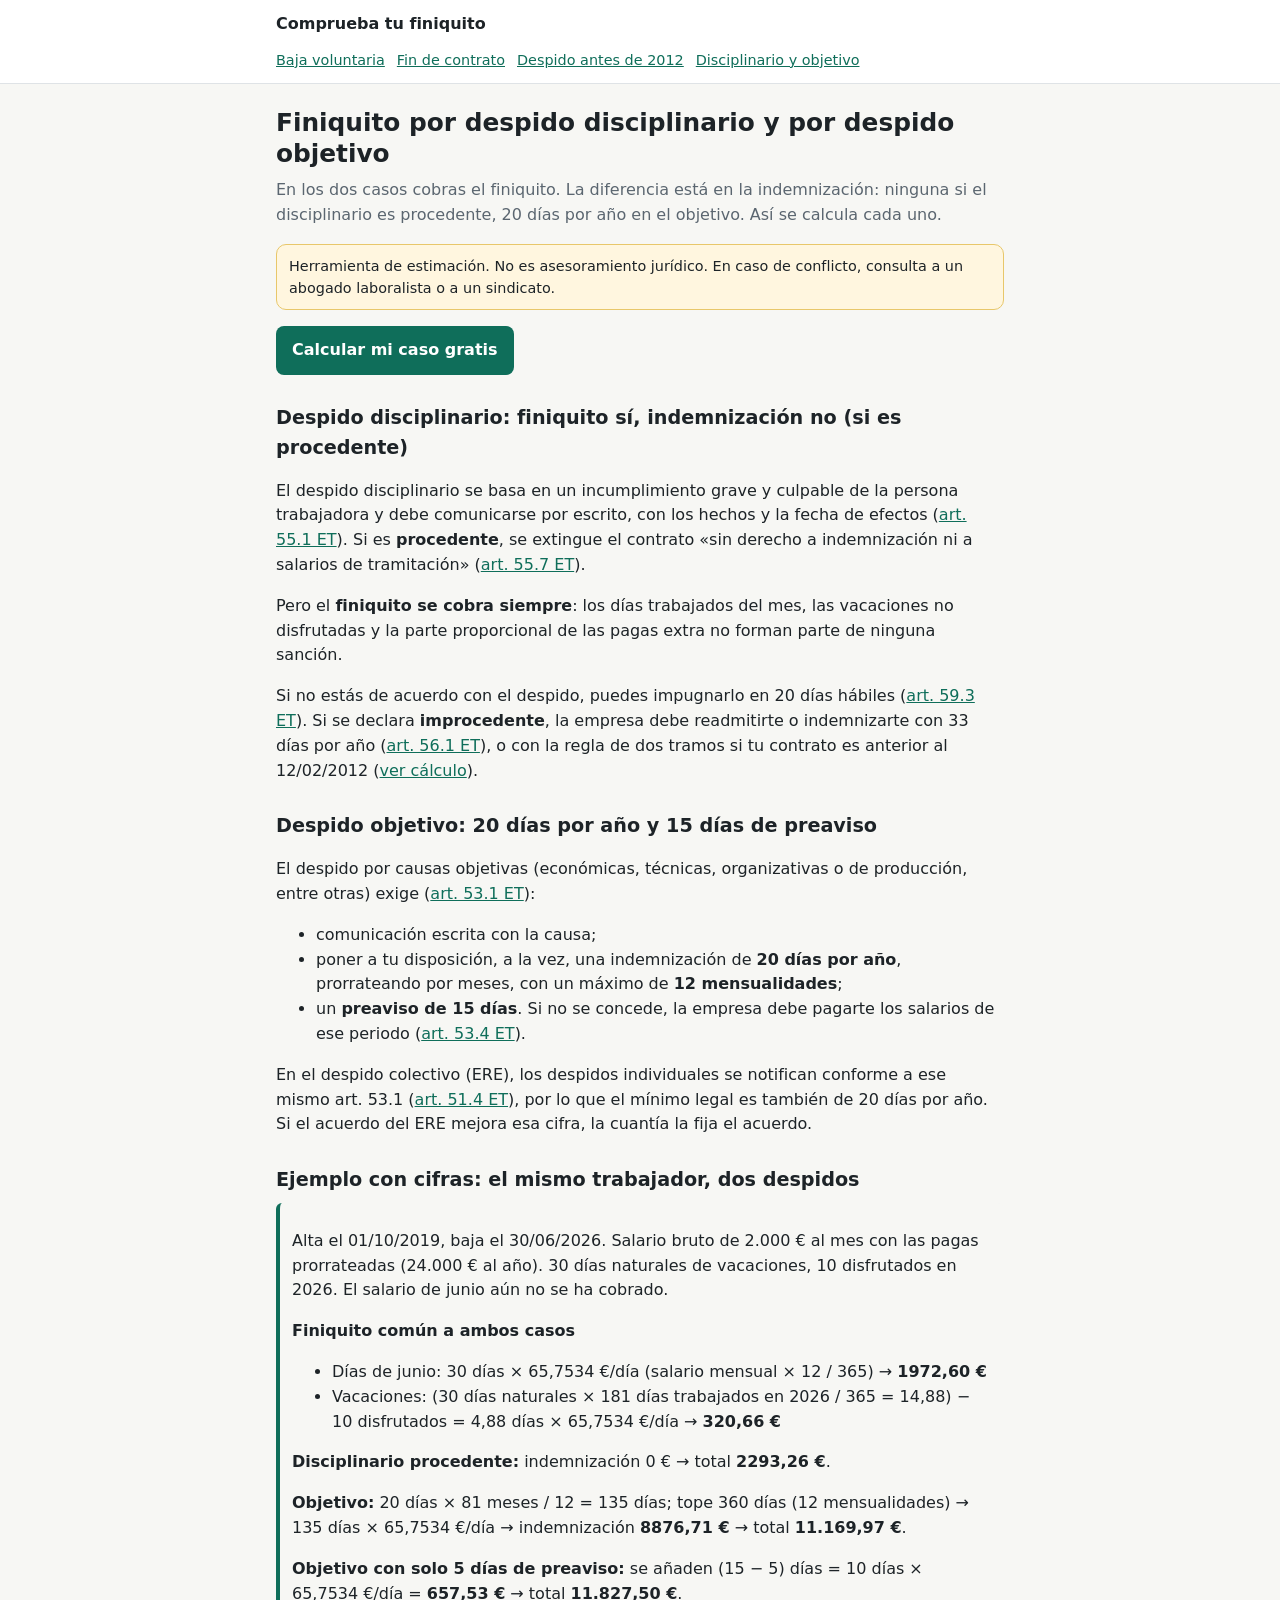
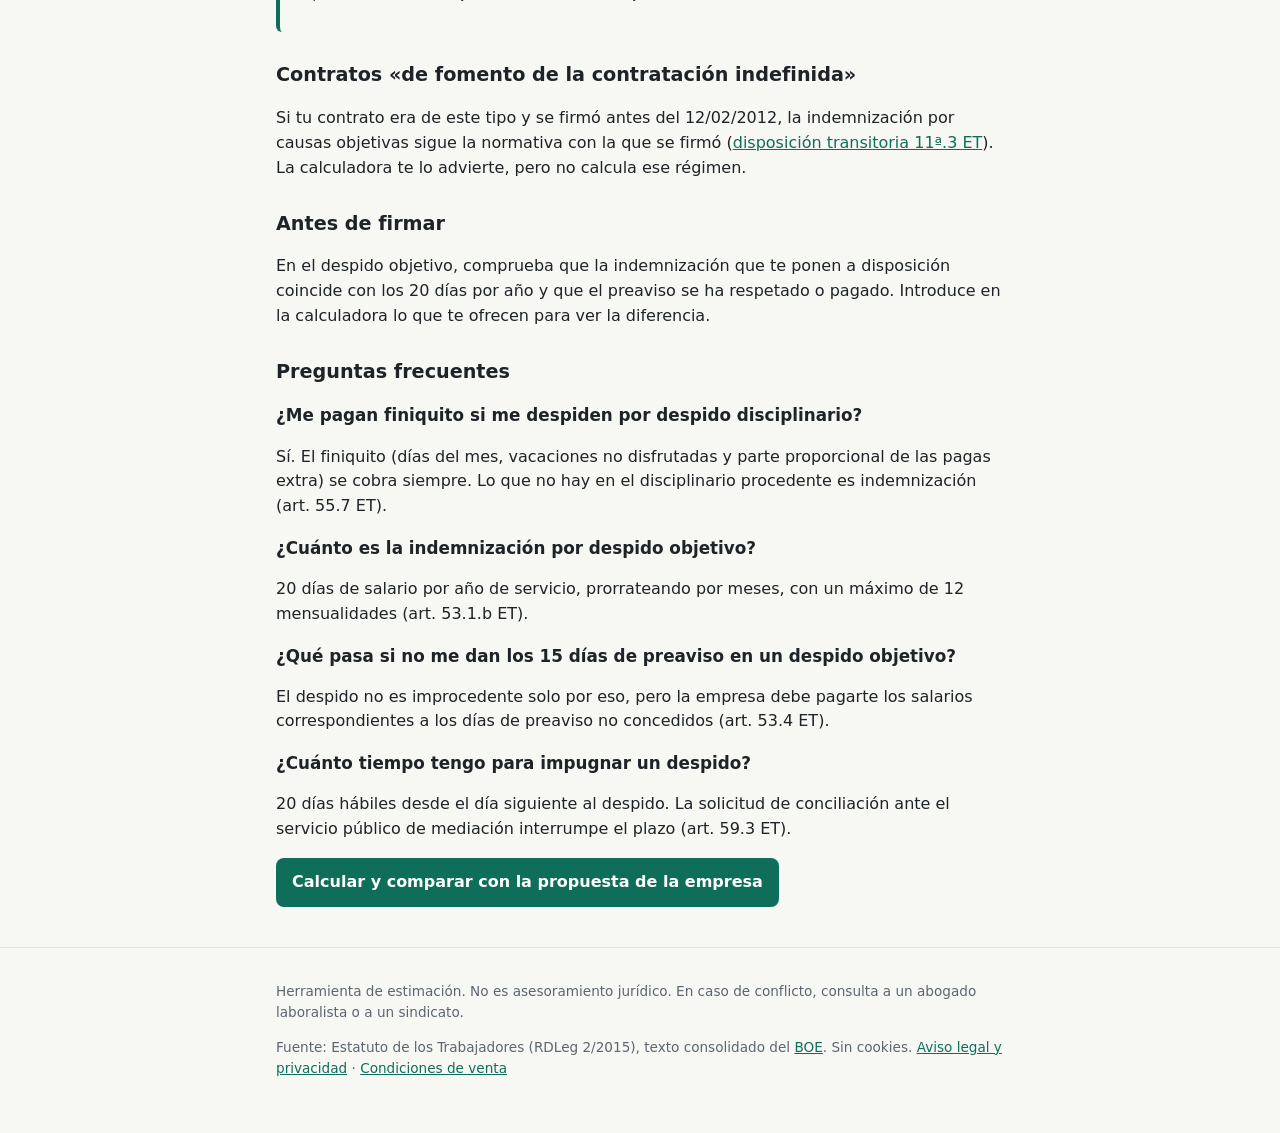
<file: finiquito-despido-disciplinario-y-objetivo/index.html>
<!doctype html>
<html lang="es">
<head>
<meta charset="utf-8">
<meta name="viewport" content="width=device-width, initial-scale=1">
<title>Finiquito por despido disciplinario y por despido objetivo: qué cobras</title>
<meta name="description" content="Diferencias entre el despido disciplinario y el objetivo: finiquito, indemnización de 20 días, preaviso de 15 días y qué pasa si el despido es improcedente. Ejemplo con cifras.">
<link rel="canonical" href="https://ycmmm-hub.github.io/finiquito/finiquito-despido-disciplinario-y-objetivo/">
<link rel="alternate" hreflang="es-ES" href="https://ycmmm-hub.github.io/finiquito/finiquito-despido-disciplinario-y-objetivo/">
<link rel="icon" href="../favicon.svg" type="image/svg+xml">
<link rel="stylesheet" href="../css/style.css">
<script type="application/ld+json">
{
  "@context": "https://schema.org",
  "@type": "FAQPage",
  "mainEntity": [
    {
      "@type": "Question",
      "name": "¿Me pagan finiquito si me despiden por despido disciplinario?",
      "acceptedAnswer": {
        "@type": "Answer",
        "text": "Sí. El finiquito (días del mes, vacaciones no disfrutadas y parte proporcional de las pagas extra) se cobra siempre. Lo que no hay en el disciplinario procedente es indemnización (art. 55.7 ET)."
      }
    },
    {
      "@type": "Question",
      "name": "¿Cuánto es la indemnización por despido objetivo?",
      "acceptedAnswer": {
        "@type": "Answer",
        "text": "20 días de salario por año de servicio, prorrateando por meses, con un máximo de 12 mensualidades (art. 53.1.b ET)."
      }
    },
    {
      "@type": "Question",
      "name": "¿Qué pasa si no me dan los 15 días de preaviso en un despido objetivo?",
      "acceptedAnswer": {
        "@type": "Answer",
        "text": "El despido no es improcedente solo por eso, pero la empresa debe pagarte los salarios correspondientes a los días de preaviso no concedidos (art. 53.4 ET)."
      }
    },
    {
      "@type": "Question",
      "name": "¿Cuánto tiempo tengo para impugnar un despido?",
      "acceptedAnswer": {
        "@type": "Answer",
        "text": "20 días hábiles desde el día siguiente al despido. La solicitud de conciliación ante el servicio público de mediación interrumpe el plazo (art. 59.3 ET)."
      }
    }
  ]
}
</script>
</head>
<body>
<header class="site"><div class="wrap">
  <a class="brand" href="../">Comprueba tu finiquito</a>
  <nav>
    <a href="../calcular-finiquito-baja-voluntaria/">Baja voluntaria</a>
    <a href="../calcular-finiquito-fin-de-contrato/">Fin de contrato</a>
    <a href="../indemnizacion-despido-improcedente-antes-2012/">Despido antes de 2012</a>
    <a href="../finiquito-despido-disciplinario-y-objetivo/">Disciplinario y objetivo</a>
  </nav>
</div></header>
<main class="wrap">
  <h1>Finiquito por despido disciplinario y por despido objetivo</h1>
  <p class="lead">En los dos casos cobras el finiquito. La diferencia está en la indemnización: ninguna si el disciplinario es procedente, 20 días por año en el objetivo. Así se calcula cada uno.</p>
  <p class="disclaimer" role="note">Herramienta de estimación. No es asesoramiento jurídico. En caso de conflicto, consulta a un abogado laboralista o a un sindicato.</p>
  <p><a class="btn" href="../?tipo=objetivo#calc">Calcular mi caso gratis</a></p>

  <h2>Despido disciplinario: finiquito sí, indemnización no (si es procedente)</h2>
  <p>El despido disciplinario se basa en un incumplimiento grave y culpable de la persona trabajadora y debe comunicarse por escrito, con los hechos y la fecha de efectos (<a href="https://www.boe.es/buscar/act.php?id=BOE-A-2015-11430#a55" rel="noopener">art. 55.1 ET</a>). Si es <strong>procedente</strong>, se extingue el contrato «sin derecho a indemnización ni a salarios de tramitación» (<a href="https://www.boe.es/buscar/act.php?id=BOE-A-2015-11430#a55" rel="noopener">art. 55.7 ET</a>).</p>
  <p>Pero el <strong>finiquito se cobra siempre</strong>: los días trabajados del mes, las vacaciones no disfrutadas y la parte proporcional de las pagas extra no forman parte de ninguna sanción.</p>
  <p>Si no estás de acuerdo con el despido, puedes impugnarlo en 20 días hábiles (<a href="https://www.boe.es/buscar/act.php?id=BOE-A-2015-11430#a59" rel="noopener">art. 59.3 ET</a>). Si se declara <strong>improcedente</strong>, la empresa debe readmitirte o indemnizarte con 33 días por año (<a href="https://www.boe.es/buscar/act.php?id=BOE-A-2015-11430#a56" rel="noopener">art. 56.1 ET</a>), o con la regla de dos tramos si tu contrato es anterior al 12/02/2012 (<a href="../indemnizacion-despido-improcedente-antes-2012/">ver cálculo</a>).</p>

  <h2>Despido objetivo: 20 días por año y 15 días de preaviso</h2>
  <p>El despido por causas objetivas (económicas, técnicas, organizativas o de producción, entre otras) exige (<a href="https://www.boe.es/buscar/act.php?id=BOE-A-2015-11430#a53" rel="noopener">art. 53.1 ET</a>):</p>
  <ul>
    <li>comunicación escrita con la causa;</li>
    <li>poner a tu disposición, a la vez, una indemnización de <strong>20 días por año</strong>, prorrateando por meses, con un máximo de <strong>12 mensualidades</strong>;</li>
    <li>un <strong>preaviso de 15 días</strong>. Si no se concede, la empresa debe pagarte los salarios de ese periodo (<a href="https://www.boe.es/buscar/act.php?id=BOE-A-2015-11430#a53" rel="noopener">art. 53.4 ET</a>).</li>
  </ul>
  <p>En el despido colectivo (ERE), los despidos individuales se notifican conforme a ese mismo art. 53.1 (<a href="https://www.boe.es/buscar/act.php?id=BOE-A-2015-11430#a51" rel="noopener">art. 51.4 ET</a>), por lo que el mínimo legal es también de 20 días por año. Si el acuerdo del ERE mejora esa cifra, la cuantía la fija el acuerdo.</p>

  <h2>Ejemplo con cifras: el mismo trabajador, dos despidos</h2>
  <div class="example">
    <p>Alta el 01/10/2019, baja el 30/06/2026. Salario bruto de 2.000 € al mes con las pagas prorrateadas (24.000 € al año). 30 días naturales de vacaciones, 10 disfrutados en 2026. El salario de junio aún no se ha cobrado.</p>
    <p><strong>Finiquito común a ambos casos</strong></p>
    <ul>
      <li>Días de junio: 30 días × 65,7534 €/día (salario mensual × 12 / 365) → <strong>1972,60 €</strong></li>
      <li>Vacaciones: (30 días naturales × 181 días trabajados en 2026 / 365 = 14,88) − 10 disfrutados = 4,88 días × 65,7534 €/día → <strong>320,66 €</strong></li>
    </ul>
    <p><strong>Disciplinario procedente:</strong> indemnización 0 € → total <strong>2293,26 €</strong>.</p>
    <p><strong>Objetivo:</strong> 20 días × 81 meses / 12 = 135 días; tope 360 días (12 mensualidades) → 135 días × 65,7534 €/día → indemnización <strong>8876,71 €</strong> → total <strong>11.169,97 €</strong>.</p>
    <p><strong>Objetivo con solo 5 días de preaviso:</strong> se añaden (15 − 5) días = 10 días × 65,7534 €/día = <strong>657,53 €</strong> → total <strong>11.827,50 €</strong>.</p>
  </div>

  <h2>Contratos «de fomento de la contratación indefinida»</h2>
  <p>Si tu contrato era de este tipo y se firmó antes del 12/02/2012, la indemnización por causas objetivas sigue la normativa con la que se firmó (<a href="https://www.boe.es/buscar/act.php?id=BOE-A-2015-11430#dtundecima" rel="noopener">disposición transitoria 11ª.3 ET</a>). La calculadora te lo advierte, pero no calcula ese régimen.</p>

  <h2>Antes de firmar</h2>
  <p>En el despido objetivo, comprueba que la indemnización que te ponen a disposición coincide con los 20 días por año y que el preaviso se ha respetado o pagado. Introduce en la calculadora lo que te ofrecen para ver la diferencia.</p>
  <section class="faq">
    <h2>Preguntas frecuentes</h2>
    <h3>¿Me pagan finiquito si me despiden por despido disciplinario?</h3>
    <p>Sí. El finiquito (días del mes, vacaciones no disfrutadas y parte proporcional de las pagas extra) se cobra siempre. Lo que no hay en el disciplinario procedente es indemnización (art. 55.7 ET).</p>
    <h3>¿Cuánto es la indemnización por despido objetivo?</h3>
    <p>20 días de salario por año de servicio, prorrateando por meses, con un máximo de 12 mensualidades (art. 53.1.b ET).</p>
    <h3>¿Qué pasa si no me dan los 15 días de preaviso en un despido objetivo?</h3>
    <p>El despido no es improcedente solo por eso, pero la empresa debe pagarte los salarios correspondientes a los días de preaviso no concedidos (art. 53.4 ET).</p>
    <h3>¿Cuánto tiempo tengo para impugnar un despido?</h3>
    <p>20 días hábiles desde el día siguiente al despido. La solicitud de conciliación ante el servicio público de mediación interrumpe el plazo (art. 59.3 ET).</p>
  </section>
  <p><a class="btn" href="../?tipo=objetivo#calc">Calcular y comparar con la propuesta de la empresa</a></p>
</main>
<footer class="site"><div class="wrap">
  <p>Herramienta de estimación. No es asesoramiento jurídico. En caso de conflicto, consulta a un abogado laboralista o a un sindicato.</p>
  <p>Fuente: Estatuto de los Trabajadores (RDLeg 2/2015), texto consolidado del <a href="https://www.boe.es/buscar/act.php?id=BOE-A-2015-11430" rel="noopener">BOE</a>. Sin cookies. <a href="../aviso-legal.html">Aviso legal y privacidad</a> · <a href="../condiciones.html">Condiciones de venta</a></p>
</div></footer>
<script type="module" src="../js/track.js"></script>
</body>
</html>
</file>
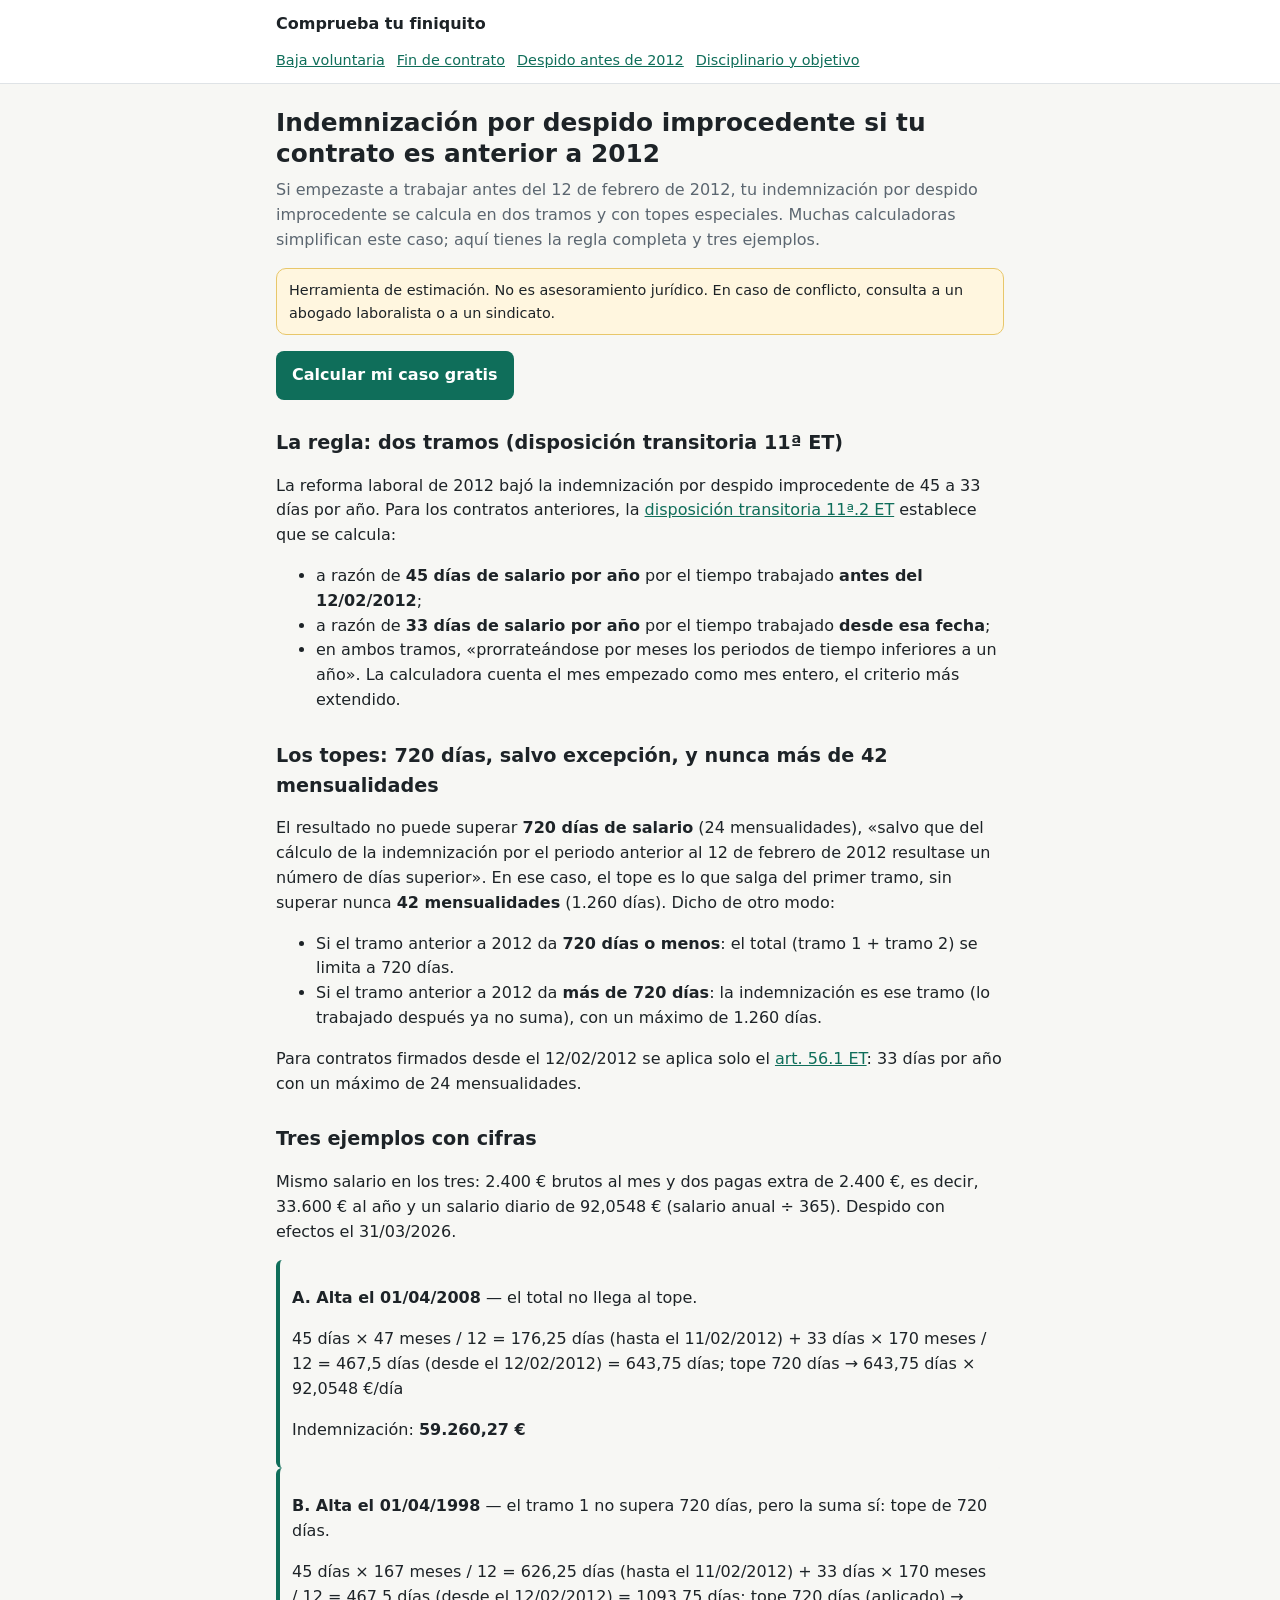
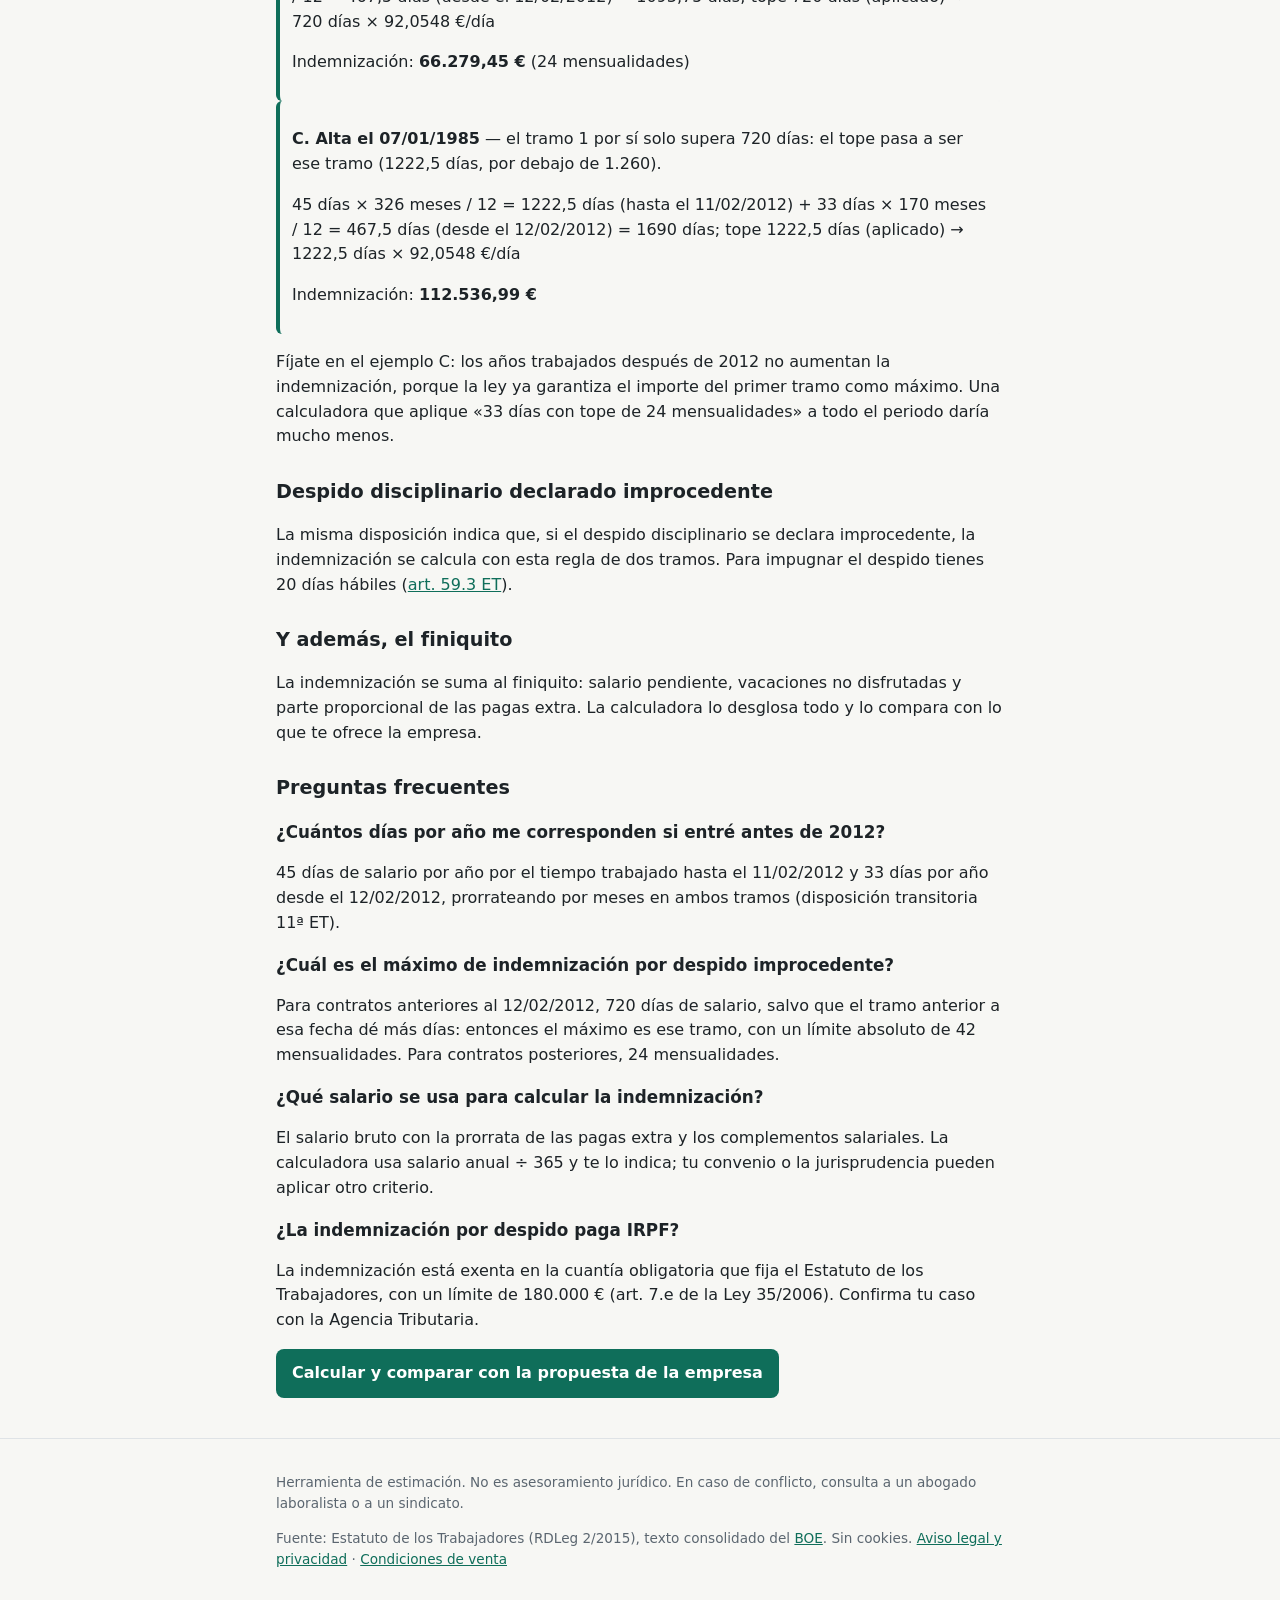
<file: indemnizacion-despido-improcedente-antes-2012/index.html>
<!doctype html>
<html lang="es">
<head>
<meta charset="utf-8">
<meta name="viewport" content="width=device-width, initial-scale=1">
<title>Indemnización por despido improcedente con contrato anterior a 2012 (45 y 33 días)</title>
<meta name="description" content="Cómo se calcula el despido improcedente si empezaste a trabajar antes del 12/02/2012: tramo de 45 días, tramo de 33 días y topes de 720 días y 42 mensualidades.">
<link rel="canonical" href="https://ycmmm-hub.github.io/finiquito/indemnizacion-despido-improcedente-antes-2012/">
<link rel="alternate" hreflang="es-ES" href="https://ycmmm-hub.github.io/finiquito/indemnizacion-despido-improcedente-antes-2012/">
<link rel="icon" href="../favicon.svg" type="image/svg+xml">
<link rel="stylesheet" href="../css/style.css">
<script type="application/ld+json">
{
  "@context": "https://schema.org",
  "@type": "FAQPage",
  "mainEntity": [
    {
      "@type": "Question",
      "name": "¿Cuántos días por año me corresponden si entré antes de 2012?",
      "acceptedAnswer": {
        "@type": "Answer",
        "text": "45 días de salario por año por el tiempo trabajado hasta el 11/02/2012 y 33 días por año desde el 12/02/2012, prorrateando por meses en ambos tramos (disposición transitoria 11ª ET)."
      }
    },
    {
      "@type": "Question",
      "name": "¿Cuál es el máximo de indemnización por despido improcedente?",
      "acceptedAnswer": {
        "@type": "Answer",
        "text": "Para contratos anteriores al 12/02/2012, 720 días de salario, salvo que el tramo anterior a esa fecha dé más días: entonces el máximo es ese tramo, con un límite absoluto de 42 mensualidades. Para contratos posteriores, 24 mensualidades."
      }
    },
    {
      "@type": "Question",
      "name": "¿Qué salario se usa para calcular la indemnización?",
      "acceptedAnswer": {
        "@type": "Answer",
        "text": "El salario bruto con la prorrata de las pagas extra y los complementos salariales. La calculadora usa salario anual ÷ 365 y te lo indica; tu convenio o la jurisprudencia pueden aplicar otro criterio."
      }
    },
    {
      "@type": "Question",
      "name": "¿La indemnización por despido paga IRPF?",
      "acceptedAnswer": {
        "@type": "Answer",
        "text": "La indemnización está exenta en la cuantía obligatoria que fija el Estatuto de los Trabajadores, con un límite de 180.000 € (art. 7.e de la Ley 35/2006). Confirma tu caso con la Agencia Tributaria."
      }
    }
  ]
}
</script>
</head>
<body>
<header class="site"><div class="wrap">
  <a class="brand" href="../">Comprueba tu finiquito</a>
  <nav>
    <a href="../calcular-finiquito-baja-voluntaria/">Baja voluntaria</a>
    <a href="../calcular-finiquito-fin-de-contrato/">Fin de contrato</a>
    <a href="../indemnizacion-despido-improcedente-antes-2012/">Despido antes de 2012</a>
    <a href="../finiquito-despido-disciplinario-y-objetivo/">Disciplinario y objetivo</a>
  </nav>
</div></header>
<main class="wrap">
  <h1>Indemnización por despido improcedente si tu contrato es anterior a 2012</h1>
  <p class="lead">Si empezaste a trabajar antes del 12 de febrero de 2012, tu indemnización por despido improcedente se calcula en dos tramos y con topes especiales. Muchas calculadoras simplifican este caso; aquí tienes la regla completa y tres ejemplos.</p>
  <p class="disclaimer" role="note">Herramienta de estimación. No es asesoramiento jurídico. En caso de conflicto, consulta a un abogado laboralista o a un sindicato.</p>
  <p><a class="btn" href="../?tipo=improcedente#calc">Calcular mi caso gratis</a></p>

  <h2>La regla: dos tramos (disposición transitoria 11ª ET)</h2>
  <p>La reforma laboral de 2012 bajó la indemnización por despido improcedente de 45 a 33 días por año. Para los contratos anteriores, la <a href="https://www.boe.es/buscar/act.php?id=BOE-A-2015-11430#dtundecima" rel="noopener">disposición transitoria 11ª.2 ET</a> establece que se calcula:</p>
  <ul>
    <li>a razón de <strong>45 días de salario por año</strong> por el tiempo trabajado <strong>antes del 12/02/2012</strong>;</li>
    <li>a razón de <strong>33 días de salario por año</strong> por el tiempo trabajado <strong>desde esa fecha</strong>;</li>
    <li>en ambos tramos, «prorrateándose por meses los periodos de tiempo inferiores a un año». La calculadora cuenta el mes empezado como mes entero, el criterio más extendido.</li>
  </ul>

  <h2>Los topes: 720 días, salvo excepción, y nunca más de 42 mensualidades</h2>
  <p>El resultado no puede superar <strong>720 días de salario</strong> (24 mensualidades), «salvo que del cálculo de la indemnización por el periodo anterior al 12 de febrero de 2012 resultase un número de días superior». En ese caso, el tope es lo que salga del primer tramo, sin superar nunca <strong>42 mensualidades</strong> (1.260 días). Dicho de otro modo:</p>
  <ul>
    <li>Si el tramo anterior a 2012 da <strong>720 días o menos</strong>: el total (tramo 1 + tramo 2) se limita a 720 días.</li>
    <li>Si el tramo anterior a 2012 da <strong>más de 720 días</strong>: la indemnización es ese tramo (lo trabajado después ya no suma), con un máximo de 1.260 días.</li>
  </ul>
  <p>Para contratos firmados desde el 12/02/2012 se aplica solo el <a href="https://www.boe.es/buscar/act.php?id=BOE-A-2015-11430#a56" rel="noopener">art. 56.1 ET</a>: 33 días por año con un máximo de 24 mensualidades.</p>

  <h2>Tres ejemplos con cifras</h2>
  <p>Mismo salario en los tres: 2.400 € brutos al mes y dos pagas extra de 2.400 €, es decir, 33.600 € al año y un salario diario de 92,0548 € (salario anual ÷ 365). Despido con efectos el 31/03/2026.</p>
  <div class="example">
    <p><strong>A. Alta el 01/04/2008</strong> — el total no llega al tope.</p>
    <p>45 días × 47 meses / 12 = 176,25 días (hasta el 11/02/2012) + 33 días × 170 meses / 12 = 467,5 días (desde el 12/02/2012) = 643,75 días; tope 720 días → 643,75 días × 92,0548 €/día</p>
    <p>Indemnización: <strong>59.260,27 €</strong></p>
  </div>
  <div class="example">
    <p><strong>B. Alta el 01/04/1998</strong> — el tramo 1 no supera 720 días, pero la suma sí: tope de 720 días.</p>
    <p>45 días × 167 meses / 12 = 626,25 días (hasta el 11/02/2012) + 33 días × 170 meses / 12 = 467,5 días (desde el 12/02/2012) = 1093,75 días; tope 720 días (aplicado) → 720 días × 92,0548 €/día</p>
    <p>Indemnización: <strong>66.279,45 €</strong> (24 mensualidades)</p>
  </div>
  <div class="example">
    <p><strong>C. Alta el 07/01/1985</strong> — el tramo 1 por sí solo supera 720 días: el tope pasa a ser ese tramo (1222,5 días, por debajo de 1.260).</p>
    <p>45 días × 326 meses / 12 = 1222,5 días (hasta el 11/02/2012) + 33 días × 170 meses / 12 = 467,5 días (desde el 12/02/2012) = 1690 días; tope 1222,5 días (aplicado) → 1222,5 días × 92,0548 €/día</p>
    <p>Indemnización: <strong>112.536,99 €</strong></p>
  </div>
  <p>Fíjate en el ejemplo C: los años trabajados después de 2012 no aumentan la indemnización, porque la ley ya garantiza el importe del primer tramo como máximo. Una calculadora que aplique «33 días con tope de 24 mensualidades» a todo el periodo daría mucho menos.</p>

  <h2>Despido disciplinario declarado improcedente</h2>
  <p>La misma disposición indica que, si el despido disciplinario se declara improcedente, la indemnización se calcula con esta regla de dos tramos. Para impugnar el despido tienes 20 días hábiles (<a href="https://www.boe.es/buscar/act.php?id=BOE-A-2015-11430#a59" rel="noopener">art. 59.3 ET</a>).</p>

  <h2>Y además, el finiquito</h2>
  <p>La indemnización se suma al finiquito: salario pendiente, vacaciones no disfrutadas y parte proporcional de las pagas extra. La calculadora lo desglosa todo y lo compara con lo que te ofrece la empresa.</p>
  <section class="faq">
    <h2>Preguntas frecuentes</h2>
    <h3>¿Cuántos días por año me corresponden si entré antes de 2012?</h3>
    <p>45 días de salario por año por el tiempo trabajado hasta el 11/02/2012 y 33 días por año desde el 12/02/2012, prorrateando por meses en ambos tramos (disposición transitoria 11ª ET).</p>
    <h3>¿Cuál es el máximo de indemnización por despido improcedente?</h3>
    <p>Para contratos anteriores al 12/02/2012, 720 días de salario, salvo que el tramo anterior a esa fecha dé más días: entonces el máximo es ese tramo, con un límite absoluto de 42 mensualidades. Para contratos posteriores, 24 mensualidades.</p>
    <h3>¿Qué salario se usa para calcular la indemnización?</h3>
    <p>El salario bruto con la prorrata de las pagas extra y los complementos salariales. La calculadora usa salario anual ÷ 365 y te lo indica; tu convenio o la jurisprudencia pueden aplicar otro criterio.</p>
    <h3>¿La indemnización por despido paga IRPF?</h3>
    <p>La indemnización está exenta en la cuantía obligatoria que fija el Estatuto de los Trabajadores, con un límite de 180.000 € (art. 7.e de la Ley 35/2006). Confirma tu caso con la Agencia Tributaria.</p>
  </section>
  <p><a class="btn" href="../?tipo=improcedente#calc">Calcular y comparar con la propuesta de la empresa</a></p>
</main>
<footer class="site"><div class="wrap">
  <p>Herramienta de estimación. No es asesoramiento jurídico. En caso de conflicto, consulta a un abogado laboralista o a un sindicato.</p>
  <p>Fuente: Estatuto de los Trabajadores (RDLeg 2/2015), texto consolidado del <a href="https://www.boe.es/buscar/act.php?id=BOE-A-2015-11430" rel="noopener">BOE</a>. Sin cookies. <a href="../aviso-legal.html">Aviso legal y privacidad</a> · <a href="../condiciones.html">Condiciones de venta</a></p>
</div></footer>
<script type="module" src="../js/track.js"></script>
</body>
</html>
</file>
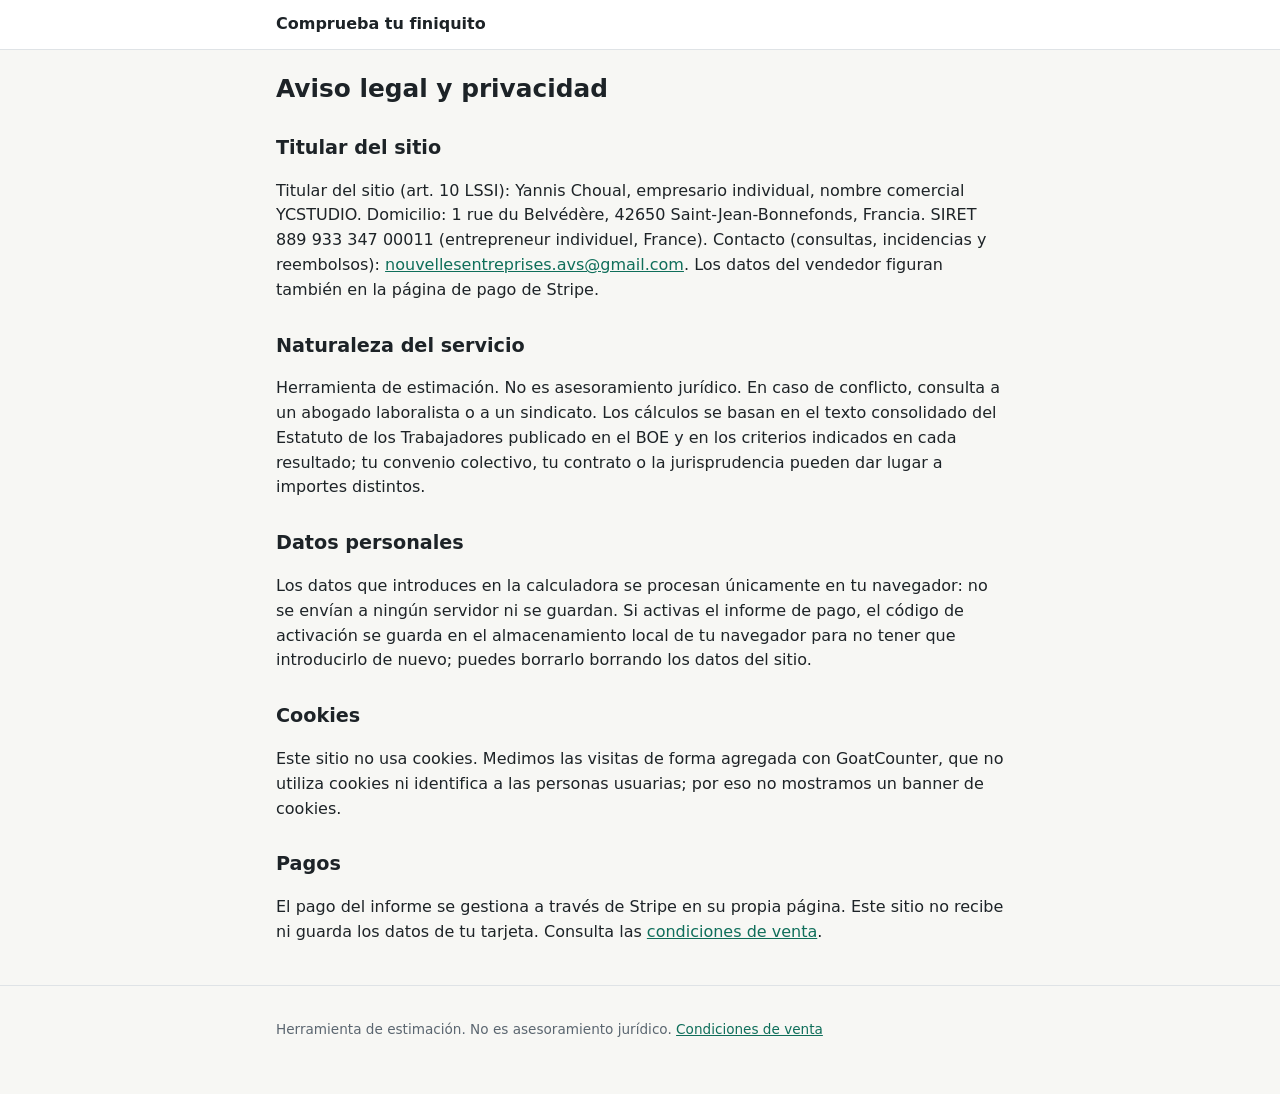
<file: aviso-legal.html>
<!doctype html>
<html lang="es">
<head>
<meta charset="utf-8">
<meta name="viewport" content="width=device-width, initial-scale=1">
<title>Aviso legal y privacidad — Comprueba tu finiquito</title>
<meta name="robots" content="noindex">
<link rel="canonical" href="https://ycmmm-hub.github.io/finiquito/aviso-legal.html">
<link rel="icon" href="favicon.svg" type="image/svg+xml">
<link rel="stylesheet" href="css/style.css">
</head>
<body>
<header class="site"><div class="wrap"><a class="brand" href="./">Comprueba tu finiquito</a></div></header>
<main class="wrap">
  <h1>Aviso legal y privacidad</h1>
  <h2>Titular del sitio</h2>
  <p>Titular del sitio (art. 10 LSSI): Yannis Choual, empresario individual, nombre comercial YCSTUDIO. Domicilio: 1 rue du Belvédère, 42650 Saint-Jean-Bonnefonds, Francia. SIRET 889 933 347 00011 (entrepreneur individuel, France). Contacto (consultas, incidencias y reembolsos): <a href="mailto:nouvellesentreprises.avs@gmail.com">nouvellesentreprises.avs@gmail.com</a>. Los datos del vendedor figuran también en la página de pago de Stripe.</p>
  <h2>Naturaleza del servicio</h2>
  <p>Herramienta de estimación. No es asesoramiento jurídico. En caso de conflicto, consulta a un abogado laboralista o a un sindicato. Los cálculos se basan en el texto consolidado del Estatuto de los Trabajadores publicado en el BOE y en los criterios indicados en cada resultado; tu convenio colectivo, tu contrato o la jurisprudencia pueden dar lugar a importes distintos.</p>
  <h2>Datos personales</h2>
  <p>Los datos que introduces en la calculadora se procesan únicamente en tu navegador: no se envían a ningún servidor ni se guardan. Si activas el informe de pago, el código de activación se guarda en el almacenamiento local de tu navegador para no tener que introducirlo de nuevo; puedes borrarlo borrando los datos del sitio.</p>
  <h2>Cookies</h2>
  <p>Este sitio no usa cookies. Medimos las visitas de forma agregada con GoatCounter, que no utiliza cookies ni identifica a las personas usuarias; por eso no mostramos un banner de cookies.</p>
  <h2>Pagos</h2>
  <p>El pago del informe se gestiona a través de Stripe en su propia página. Este sitio no recibe ni guarda los datos de tu tarjeta. Consulta las <a href="condiciones.html">condiciones de venta</a>.</p>
</main>
<footer class="site"><div class="wrap"><p>Herramienta de estimación. No es asesoramiento jurídico. <a href="condiciones.html">Condiciones de venta</a></p></div></footer>
</body>
</html>
</file>
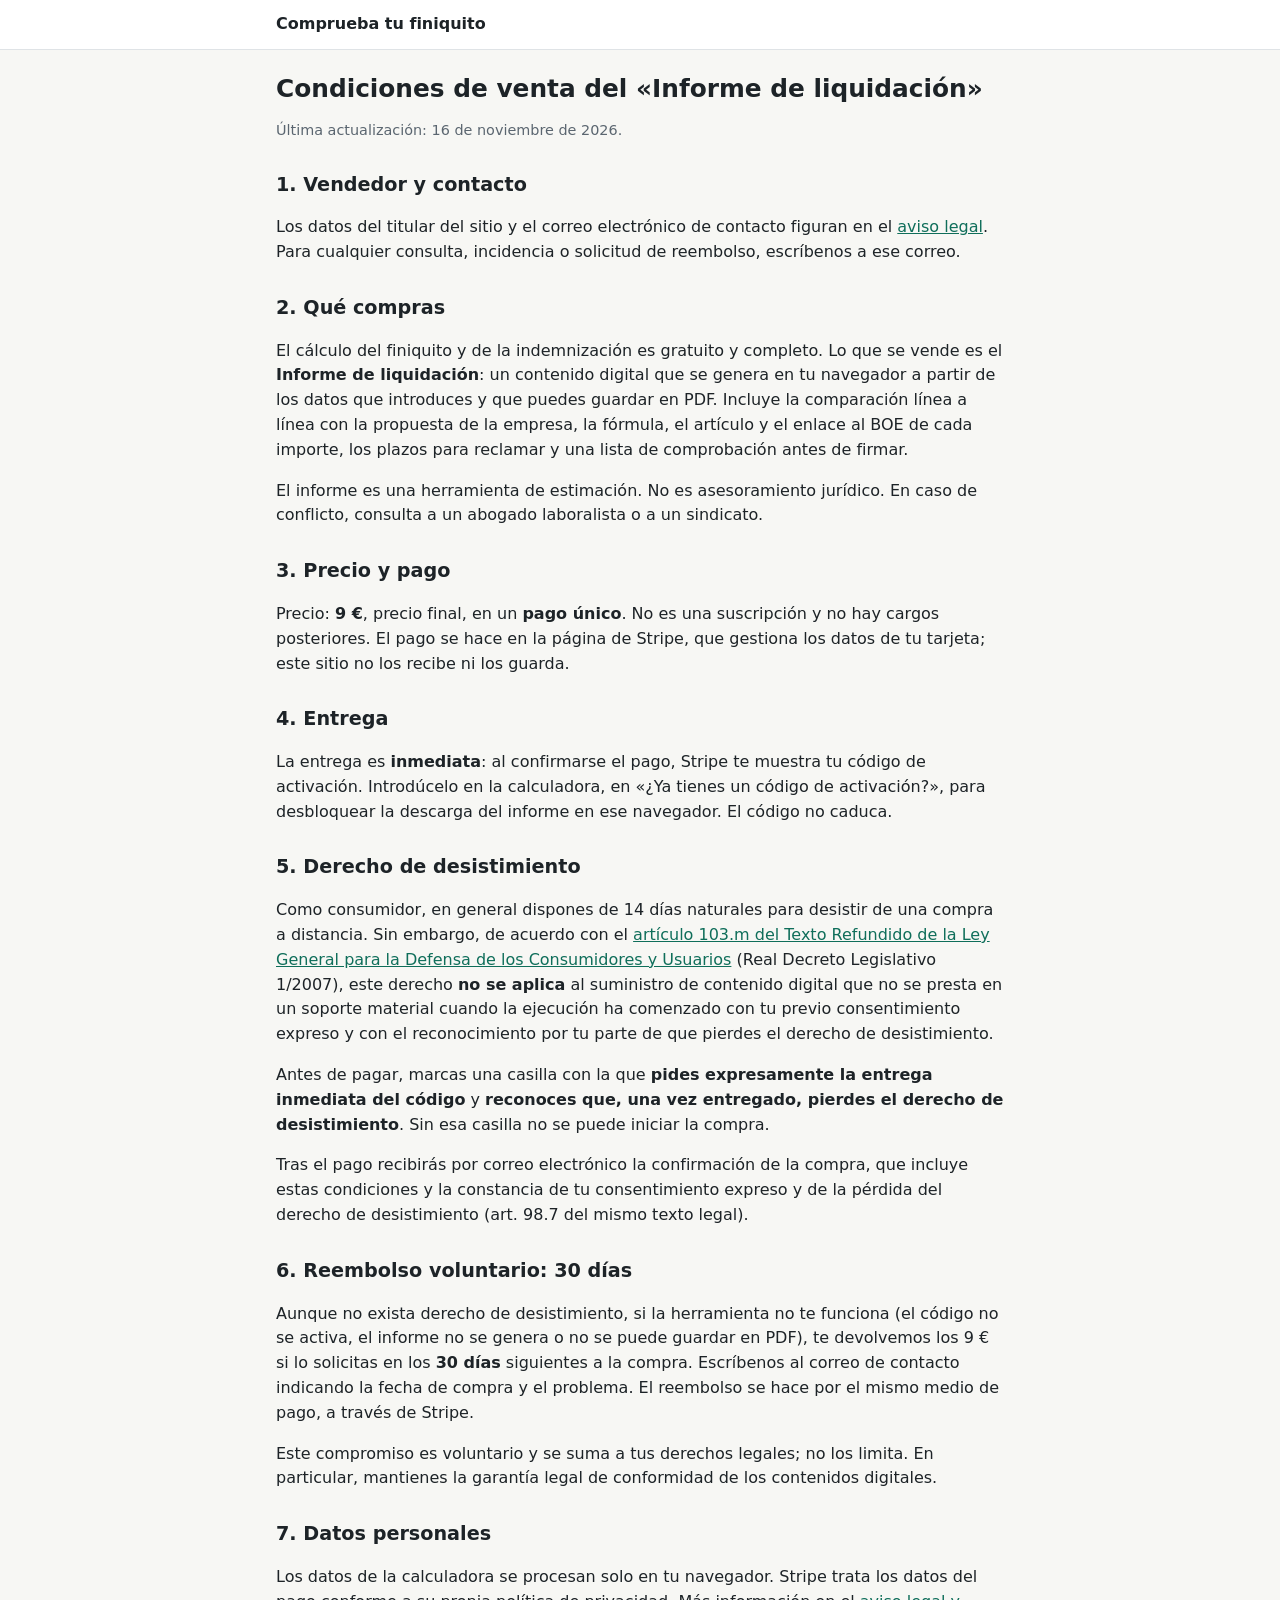
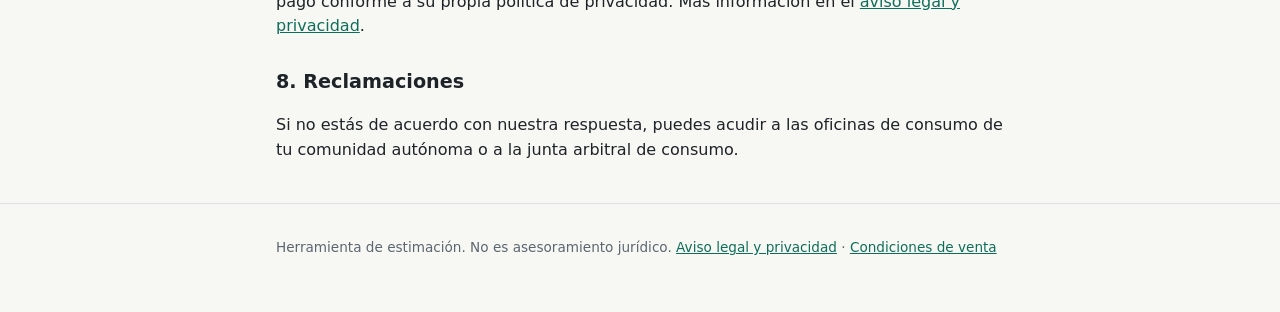
<file: condiciones.html>
<!doctype html>
<html lang="es">
<head>
<meta charset="utf-8">
<meta name="viewport" content="width=device-width, initial-scale=1">
<title>Condiciones de venta — Comprueba tu finiquito</title>
<meta name="robots" content="noindex">
<link rel="canonical" href="https://ycmmm-hub.github.io/finiquito/condiciones.html">
<link rel="icon" href="favicon.svg" type="image/svg+xml">
<link rel="stylesheet" href="css/style.css">
</head>
<body>
<header class="site"><div class="wrap"><a class="brand" href="./">Comprueba tu finiquito</a></div></header>
<main class="wrap">
  <h1>Condiciones de venta del «Informe de liquidación»</h1>
  <p class="sub">Última actualización: 16 de noviembre de 2026.</p>

  <h2>1. Vendedor y contacto</h2>
  <p>Los datos del titular del sitio y el correo electrónico de contacto figuran en el <a href="aviso-legal.html">aviso legal</a>. Para cualquier consulta, incidencia o solicitud de reembolso, escríbenos a ese correo.</p>

  <h2>2. Qué compras</h2>
  <p>El cálculo del finiquito y de la indemnización es gratuito y completo. Lo que se vende es el <strong>Informe de liquidación</strong>: un contenido digital que se genera en tu navegador a partir de los datos que introduces y que puedes guardar en PDF. Incluye la comparación línea a línea con la propuesta de la empresa, la fórmula, el artículo y el enlace al BOE de cada importe, los plazos para reclamar y una lista de comprobación antes de firmar.</p>
  <p>El informe es una herramienta de estimación. No es asesoramiento jurídico. En caso de conflicto, consulta a un abogado laboralista o a un sindicato.</p>

  <h2>3. Precio y pago</h2>
  <p>Precio: <strong>9 €</strong>, precio final, en un <strong>pago único</strong>. No es una suscripción y no hay cargos posteriores. El pago se hace en la página de Stripe, que gestiona los datos de tu tarjeta; este sitio no los recibe ni los guarda.</p>

  <h2>4. Entrega</h2>
  <p>La entrega es <strong>inmediata</strong>: al confirmarse el pago, Stripe te muestra tu código de activación. Introdúcelo en la calculadora, en «¿Ya tienes un código de activación?», para desbloquear la descarga del informe en ese navegador. El código no caduca.</p>

  <h2>5. Derecho de desistimiento</h2>
  <p>Como consumidor, en general dispones de 14 días naturales para desistir de una compra a distancia. Sin embargo, de acuerdo con el <a href="https://www.boe.es/buscar/act.php?id=BOE-A-2007-20555#a103" rel="noopener">artículo 103.m del Texto Refundido de la Ley General para la Defensa de los Consumidores y Usuarios</a> (Real Decreto Legislativo 1/2007), este derecho <strong>no se aplica</strong> al suministro de contenido digital que no se presta en un soporte material cuando la ejecución ha comenzado con tu previo consentimiento expreso y con el reconocimiento por tu parte de que pierdes el derecho de desistimiento.</p>
  <p>Antes de pagar, marcas una casilla con la que <strong>pides expresamente la entrega inmediata del código</strong> y <strong>reconoces que, una vez entregado, pierdes el derecho de desistimiento</strong>. Sin esa casilla no se puede iniciar la compra.</p>
  <p>Tras el pago recibirás por correo electrónico la confirmación de la compra, que incluye estas condiciones y la constancia de tu consentimiento expreso y de la pérdida del derecho de desistimiento (art. 98.7 del mismo texto legal).</p>

  <h2>6. Reembolso voluntario: 30 días</h2>
  <p>Aunque no exista derecho de desistimiento, si la herramienta no te funciona (el código no se activa, el informe no se genera o no se puede guardar en PDF), te devolvemos los 9 € si lo solicitas en los <strong>30 días</strong> siguientes a la compra. Escríbenos al correo de contacto indicando la fecha de compra y el problema. El reembolso se hace por el mismo medio de pago, a través de Stripe.</p>
  <p>Este compromiso es voluntario y se suma a tus derechos legales; no los limita. En particular, mantienes la garantía legal de conformidad de los contenidos digitales.</p>

  <h2>7. Datos personales</h2>
  <p>Los datos de la calculadora se procesan solo en tu navegador. Stripe trata los datos del pago conforme a su propia política de privacidad. Más información en el <a href="aviso-legal.html">aviso legal y privacidad</a>.</p>

  <h2>8. Reclamaciones</h2>
  <p>Si no estás de acuerdo con nuestra respuesta, puedes acudir a las oficinas de consumo de tu comunidad autónoma o a la junta arbitral de consumo.</p>
</main>
<footer class="site"><div class="wrap"><p>Herramienta de estimación. No es asesoramiento jurídico. <a href="aviso-legal.html">Aviso legal y privacidad</a> · <a href="condiciones.html">Condiciones de venta</a></p></div></footer>
</body>
</html>
</file>
<file: css/style.css>
:root {
  --bg: #f7f7f4; --card: #ffffff; --ink: #1d2327; --muted: #5b6670; --line: #dfe3e6;
  --accent: #0f6e5a; --accent-ink: #ffffff; --warn-bg: #fff6df; --warn-line: #e8c76a;
  --bad: #b3261e; --good: #1d7a3a; --radius: 10px;
  font-family: system-ui, -apple-system, "Segoe UI", Roboto, sans-serif;
}
@media (prefers-color-scheme: dark) {
  :root { --bg: #15191c; --card: #1e2428; --ink: #e8ecee; --muted: #9aa6ae; --line: #323b41;
    --accent: #3fb79a; --accent-ink: #0b1512; --warn-bg: #3a3220; --warn-line: #8a7234; --bad: #ff8a80; --good: #7bd88f; }
}
* { box-sizing: border-box; }
html { -webkit-text-size-adjust: 100%; }
body { margin: 0; background: var(--bg); color: var(--ink); line-height: 1.55; font-size: 16px; }
a { color: var(--accent); }
.wrap { max-width: 760px; margin: 0 auto; padding: 0 16px; }
header.site { border-bottom: 1px solid var(--line); background: var(--card); }
header.site .wrap { display: flex; align-items: center; justify-content: space-between; gap: 12px; padding: 12px 16px; flex-wrap: wrap; }
header.site a.brand { font-weight: 700; text-decoration: none; color: var(--ink); }
header.site nav { display: flex; gap: 12px; flex-wrap: wrap; font-size: .9rem; }
h1 { font-size: 1.55rem; line-height: 1.25; margin: 24px 0 8px; }
h2 { font-size: 1.2rem; margin: 28px 0 8px; }
h3 { font-size: 1.05rem; margin: 20px 0 6px; }
.lead { color: var(--muted); margin-top: 0; }
.card { background: var(--card); border: 1px solid var(--line); border-radius: var(--radius); padding: 16px; margin: 16px 0; }
.disclaimer { background: var(--warn-bg); border: 1px solid var(--warn-line); border-radius: var(--radius); padding: 10px 12px; font-size: .9rem; margin: 12px 0; }
fieldset { border: 0; padding: 0; margin: 0 0 14px; }
legend { font-weight: 600; margin-bottom: 6px; padding: 0; }
label { display: block; font-size: .92rem; margin: 10px 0 4px; }
.hint { display: block; color: var(--muted); font-size: .82rem; font-weight: 400; }
input[type=date], input[type=number], input[type=text], select {
  width: 100%; max-width: 100%; font: inherit; padding: 10px; border: 1px solid var(--line); border-radius: 8px;
  background: var(--bg); color: var(--ink); min-height: 44px; }
.row { display: grid; grid-template-columns: 1fr; gap: 0 12px; }
@media (min-width: 560px) { .row.two { grid-template-columns: 1fr 1fr; } .row.three { grid-template-columns: 1fr 1fr 1fr; } }
.check { display: flex; gap: 8px; align-items: flex-start; margin: 10px 0; font-size: .92rem; }
.check input { width: 20px; height: 20px; margin-top: 2px; flex: none; }
.radios { display: flex; gap: 16px; flex-wrap: wrap; }
.radios label { display: flex; gap: 6px; align-items: center; margin: 4px 0; }
button, .btn { font: inherit; font-weight: 600; border: 0; border-radius: 8px; padding: 12px 16px; min-height: 44px;
  background: var(--accent); color: var(--accent-ink); cursor: pointer; text-decoration: none; display: inline-block; }
button.secondary { background: transparent; color: var(--accent); border: 1px solid var(--accent); }
button:disabled { opacity: .55; cursor: not-allowed; }
.paga { border-top: 1px dashed var(--line); padding-top: 6px; }
details summary { cursor: pointer; font-weight: 600; margin: 8px 0; }
.error { color: var(--bad); font-weight: 600; }
.total { font-size: 1.6rem; font-weight: 700; margin: 4px 0 0; }
.sub { color: var(--muted); font-size: .9rem; }
.table-scroll { overflow-x: auto; }
table.res { width: 100%; border-collapse: collapse; font-size: .92rem; }
table.res th, table.res td { text-align: left; padding: 8px 6px; border-bottom: 1px solid var(--line); vertical-align: top; }
table.res td.num, table.res th.num { text-align: right; white-space: nowrap; }
table.res .formula { display: block; color: var(--muted); font-size: .8rem; margin-top: 2px; overflow-wrap: anywhere; }
ul.avisos { padding-left: 18px; font-size: .9rem; }
.gap.pos { color: var(--good); } .gap.neg { color: var(--bad); }
.paywall { border: 2px solid var(--accent); }
.paywall ul { padding-left: 18px; }
.inline { display: flex; gap: 8px; flex-wrap: wrap; align-items: stretch; }
.inline input { flex: 1 1 180px; width: auto; }
.example { background: var(--bg); border-left: 4px solid var(--accent); padding: 10px 12px; border-radius: 6px; }
.faq h3 { margin-top: 16px; }
footer.site { border-top: 1px solid var(--line); margin-top: 40px; padding: 20px 0 40px; color: var(--muted); font-size: .85rem; }
.hidden { display: none !important; }

/* Hoja de impresión del informe: solo se imprime #informe */
#informe { display: none; }
@media print {
  body.printing > *:not(#informe) { display: none !important; }
  body.printing #informe { display: block; color: #000; background: #fff; font-size: 10.5pt; }
  #informe h1 { font-size: 16pt; margin: 0 0 4pt; }
  #informe h2 { font-size: 12pt; margin: 14pt 0 4pt; page-break-after: avoid; }
  #informe table { width: 100%; border-collapse: collapse; }
  #informe th, #informe td { border-bottom: .5pt solid #999; padding: 3pt 4pt; text-align: left; vertical-align: top; }
  #informe td.num { text-align: right; white-space: nowrap; }
  #informe .formula { color: #333; font-size: 8.5pt; display: block; }
  #informe a { color: #000; }
  #informe .url { font-size: 7.5pt; color: #333; word-break: break-all; }
  #informe .disclaimer { border: 1pt solid #000; background: #fff; }
  #informe tr { page-break-inside: avoid; }
  @page { margin: 14mm; }
}
</file>
